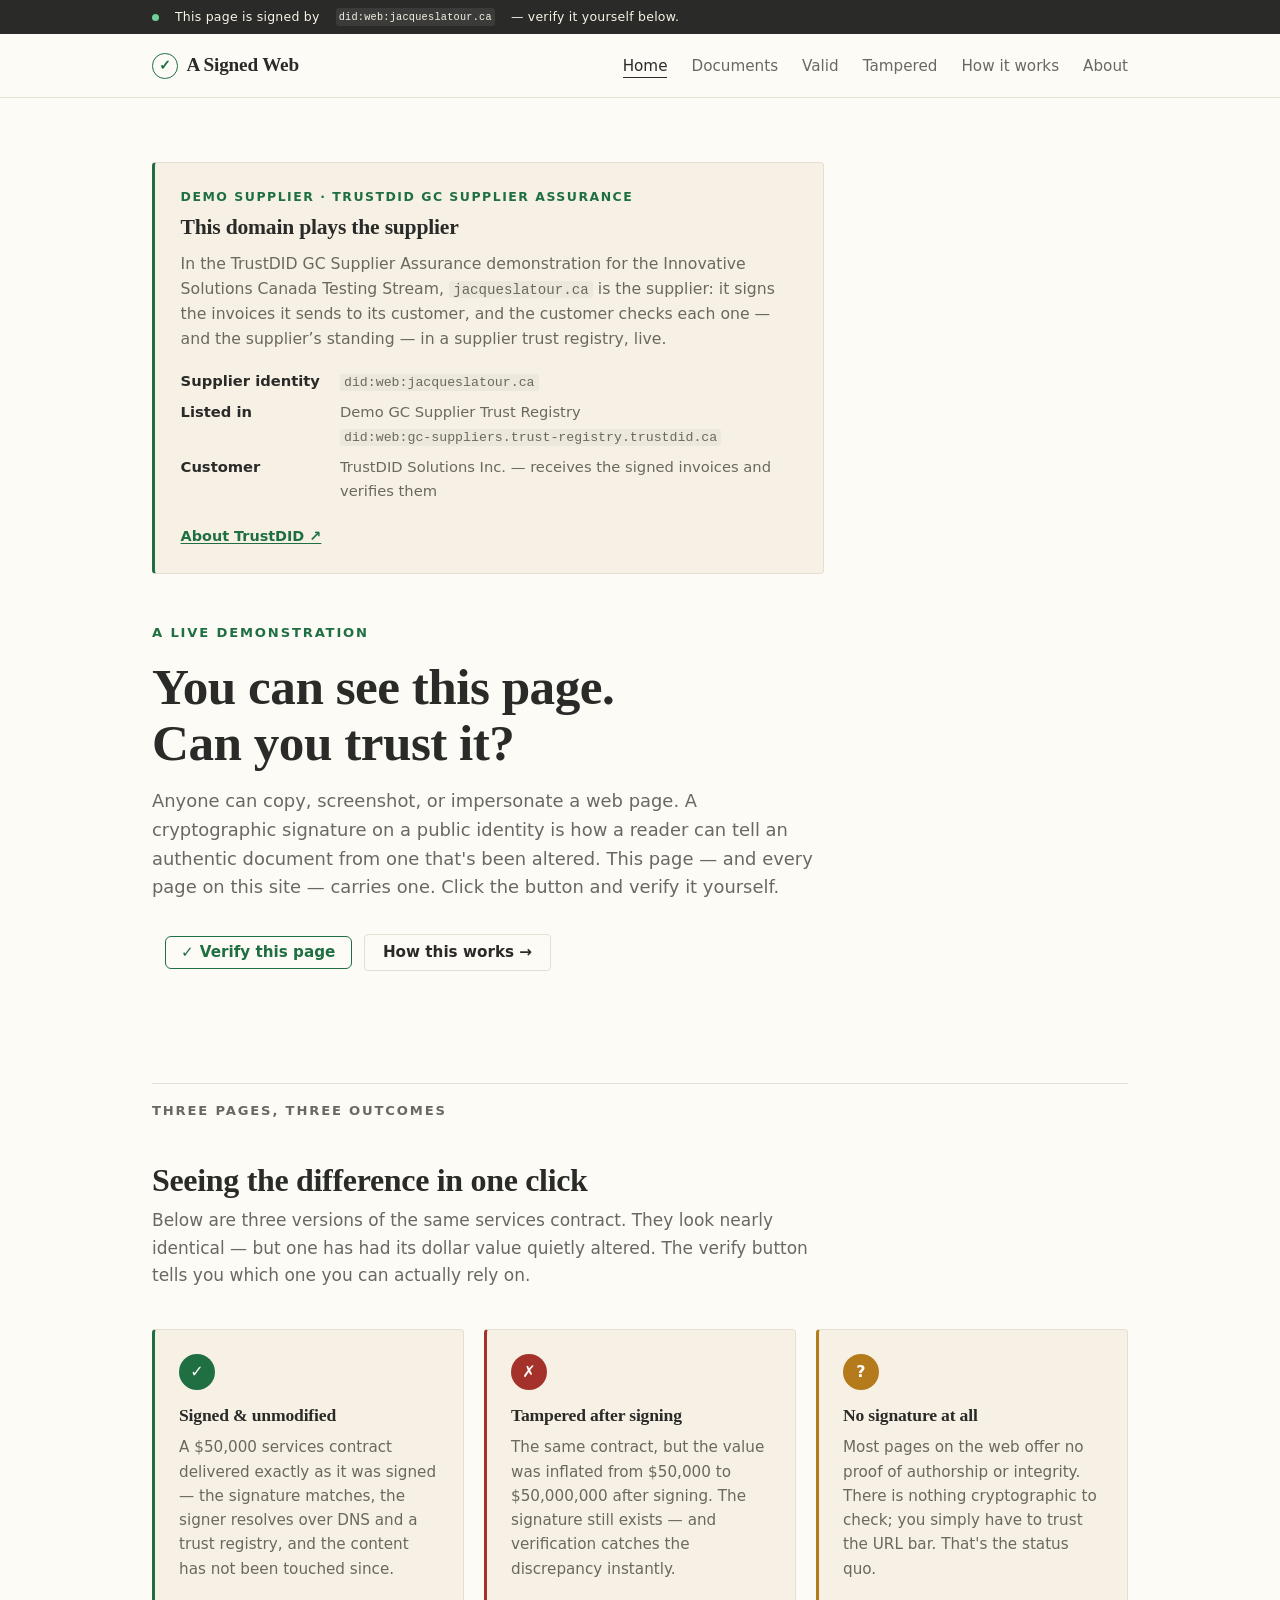
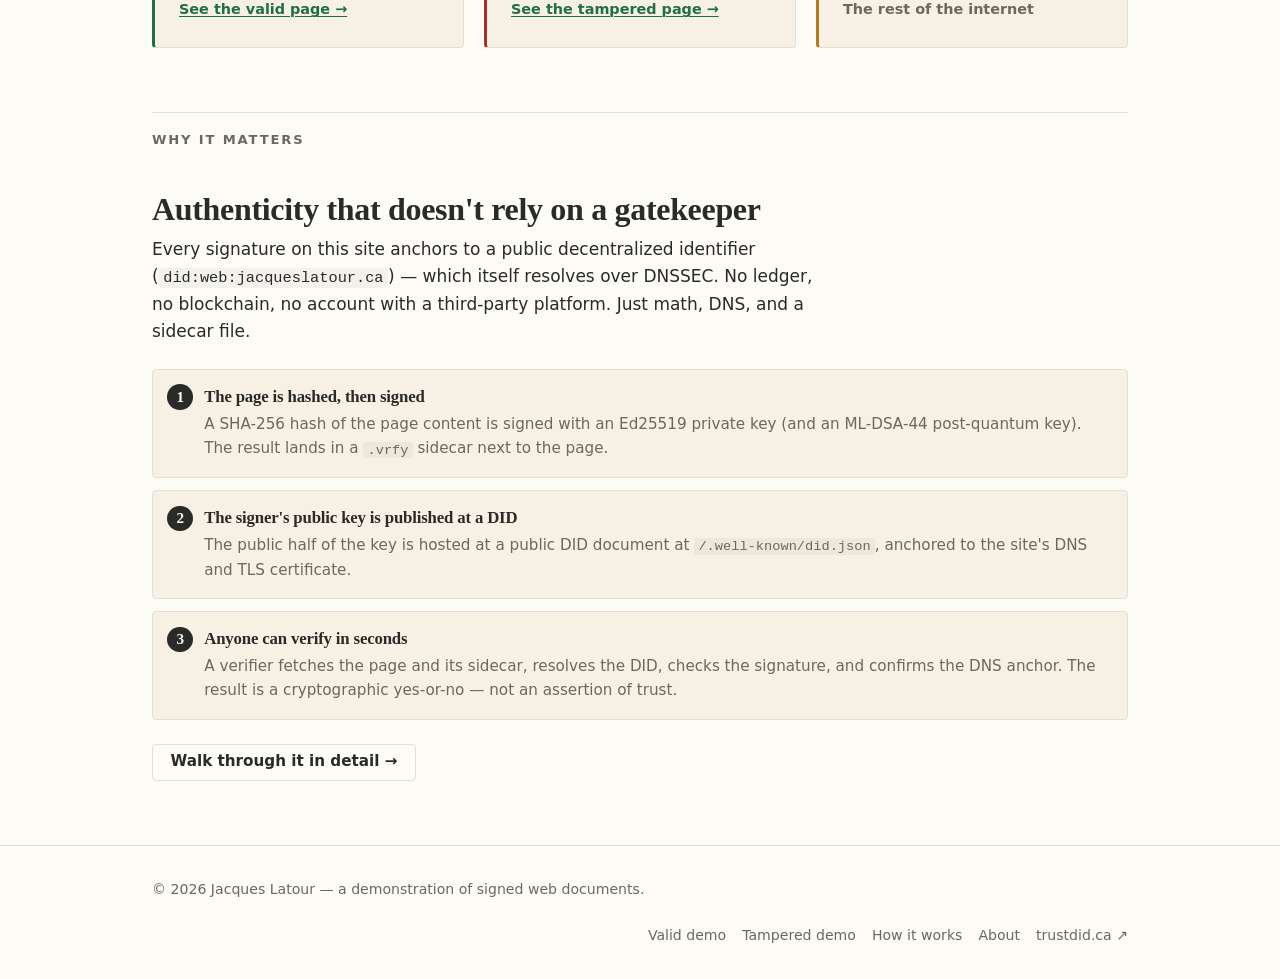
<file: index.html>
<!DOCTYPE html>
<html lang="en">
<head>
  <meta charset="UTF-8">
  <meta name="viewport" content="width=device-width, initial-scale=1.0">
  <title>A Signed Web — jacqueslatour.ca</title>
  <meta name="description" content="A live demonstration of cryptographically signed documents on the web. Every page here is verifiable against a public decentralized identity.">
  <link rel="stylesheet" href="css/styles.css">
</head>
<body>

  <div class="trust-bar">
    <div class="container">
      <span class="dot" aria-hidden="true"></span>
      <span>This page is signed by</span>
      <code>did:web:jacqueslatour.ca</code>
      <span>— verify it yourself below.</span>
    </div>
  </div>

  <nav class="nav" aria-label="Primary">
    <div class="container">
      <a href="/" class="nav-logo">
        <span class="seal" aria-hidden="true">✓</span>
        A Signed Web
      </a>
      <button class="nav-toggle" aria-label="Toggle navigation" aria-expanded="false">
        <span></span><span></span><span></span>
      </button>
      <ul class="nav-links">
        <li><a href="/" class="active">Home</a></li>
        <li><a href="/gallery/">Documents</a></li>
        <li><a href="demo/valid/">Valid</a></li>
        <li><a href="demo/tampered/">Tampered</a></li>
        <li><a href="how-it-works/">How it works</a></li>
        <li><a href="about/">About</a></li>
      </ul>
    </div>
  </nav>

  <header class="hero">
    <div class="container">
      <aside class="supplier-card" aria-labelledby="supplier-card-title">
        <div class="supplier-card-kicker">Demo supplier · TrustDID GC Supplier Assurance</div>
        <h2 id="supplier-card-title">This domain plays the supplier</h2>
        <p>
          In the TrustDID GC Supplier Assurance demonstration for the
          Innovative Solutions Canada Testing Stream, <code>jacqueslatour.ca</code>
          is the supplier: it signs the invoices it sends to its customer, and the
          customer checks each one — and the supplier’s standing — in a supplier
          trust registry, live.
        </p>
        <dl class="supplier-facts">
          <dt>Supplier identity</dt>
          <dd><code>did:web:jacqueslatour.ca</code></dd>
          <dt>Listed in</dt>
          <dd>Demo GC Supplier Trust Registry<br>
              <code>did:web:gc-suppliers.trust-registry.trustdid.ca</code></dd>
          <dt>Customer</dt>
          <dd>TrustDID Solutions Inc. — receives the signed invoices and verifies them</dd>
        </dl>
        <a href="https://trustdid.ca" class="supplier-card-link" target="_blank" rel="noopener">About TrustDID ↗</a>
      </aside>

      <div class="eyebrow">A live demonstration</div>
      <h1>You can see this page. Can you trust it?</h1>
      <p class="subtitle">
        Anyone can copy, screenshot, or impersonate a web page. A cryptographic
        signature on a public identity is how a reader can tell an authentic
        document from one that's been altered. This page — and every page on
        this site — carries one. Click the button and verify it yourself.
      </p>
      <div class="hero-actions">
        <span id="hero-verify" data-trustdid-vrfy data-trustdid-vrfy-label="Verify this page"></span>
        <a href="how-it-works/" class="btn btn-ghost">How this works →</a>
      </div>
    </div>
  </header>

  <main>
    <section class="container section">
      <div class="section-lede">Three pages, three outcomes</div>
      <h2>Seeing the difference in one click</h2>
      <p class="muted" style="max-width:42rem">
        Below are three versions of the same services contract. They look nearly
        identical — but one has had its dollar value quietly altered. The verify
        button tells you which one you can actually rely on.
      </p>

      <div class="pillars">
        <article class="pillar is-pass">
          <span class="pillar-icon" aria-hidden="true">✓</span>
          <h3>Signed &amp; unmodified</h3>
          <p>A $50,000 services contract delivered exactly as it was signed —
             the signature matches, the signer resolves over DNS and a trust
             registry, and the content has not been touched since.</p>
          <a href="demo/valid/" class="pillar-action">See the valid page →</a>
        </article>

        <article class="pillar is-fail">
          <span class="pillar-icon" aria-hidden="true">✗</span>
          <h3>Tampered after signing</h3>
          <p>The same contract, but the value was inflated from $50,000 to
             $50,000,000 after signing. The signature still exists —
             and verification catches the discrepancy instantly.</p>
          <a href="demo/tampered/" class="pillar-action">See the tampered page →</a>
        </article>

        <article class="pillar is-warn">
          <span class="pillar-icon" aria-hidden="true">?</span>
          <h3>No signature at all</h3>
          <p>Most pages on the web offer no proof of authorship or integrity.
             There is nothing cryptographic to check; you simply have to
             trust the URL bar. That's the status quo.</p>
          <span class="pillar-action muted">The rest of the internet</span>
        </article>
      </div>
    </section>

    <section class="container section">
      <div class="section-lede">Why it matters</div>
      <h2>Authenticity that doesn't rely on a gatekeeper</h2>
      <p style="max-width:42rem">
        Every signature on this site anchors to a public decentralized
        identifier (<code>did:web:jacqueslatour.ca</code>) — which itself
        resolves over DNSSEC. No ledger, no blockchain, no account with a
        third-party platform. Just math, DNS, and a sidecar file.
      </p>

      <ul class="steps">
        <li>
          <h3>The page is hashed, then signed</h3>
          <p>A SHA-256 hash of the page content is signed with an Ed25519
             private key (and an ML-DSA-44 post-quantum key). The result
             lands in a <code>.vrfy</code> sidecar next to the page.</p>
        </li>
        <li>
          <h3>The signer's public key is published at a DID</h3>
          <p>The public half of the key is hosted at a public DID document
             at <code>/.well-known/did.json</code>, anchored to the site's
             DNS and TLS certificate.</p>
        </li>
        <li>
          <h3>Anyone can verify in seconds</h3>
          <p>A verifier fetches the page and its sidecar, resolves the DID,
             checks the signature, and confirms the DNS anchor. The result
             is a cryptographic yes-or-no — not an assertion of trust.</p>
        </li>
      </ul>

      <p>
        <a href="how-it-works/" class="btn btn-ghost">Walk through it in detail →</a>
      </p>
    </section>
  </main>

  <footer class="site-footer">
    <div class="container">
      <span>© 2026 Jacques Latour — a demonstration of signed web documents.</span>
      <div class="foot-nav">
        <a href="demo/valid/">Valid demo</a>
        <a href="demo/tampered/">Tampered demo</a>
        <a href="how-it-works/">How it works</a>
        <a href="about/">About</a>
        <a href="https://trustdid.ca" target="_blank" rel="noopener">trustdid.ca ↗</a>
      </div>
    </div>
  </footer>

  <script src="js/main.js" defer></script>
  <script src="js/trustdid-verify.js" defer></script>
</body>
</html>
</file>
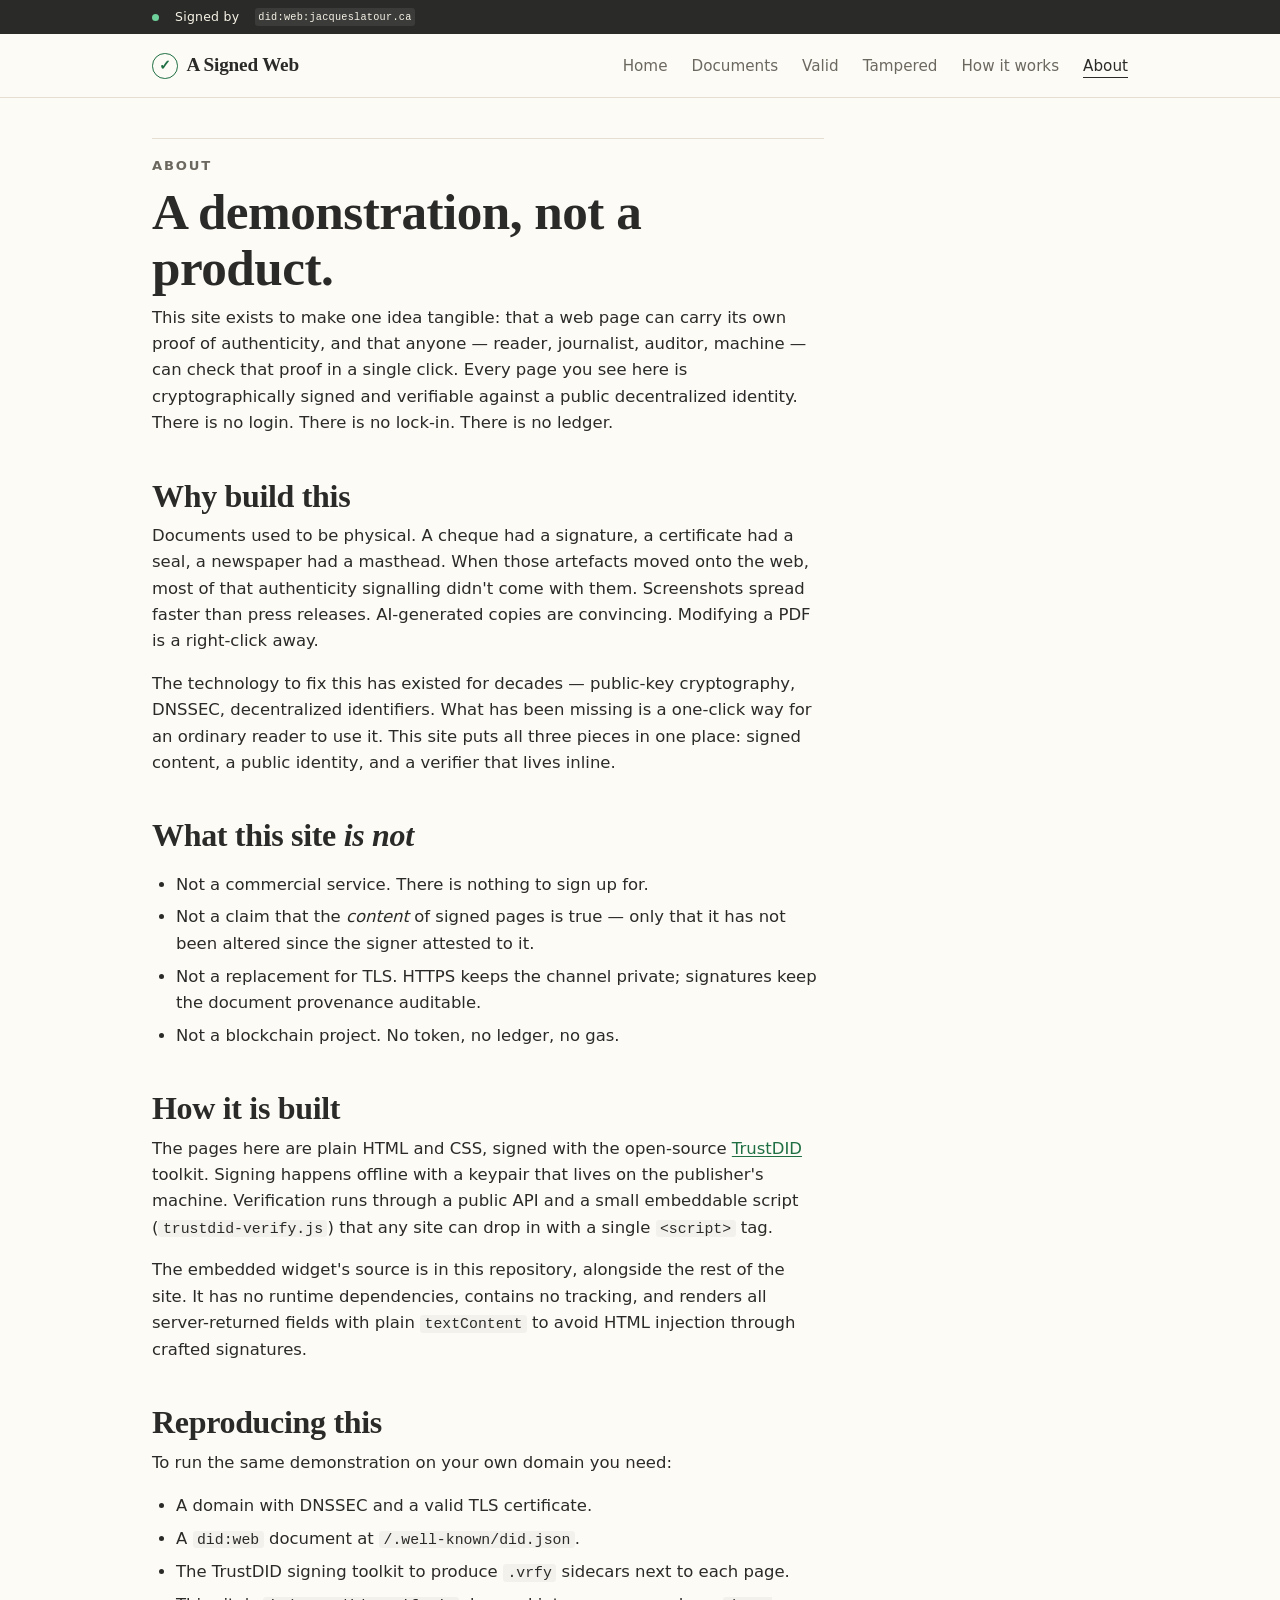
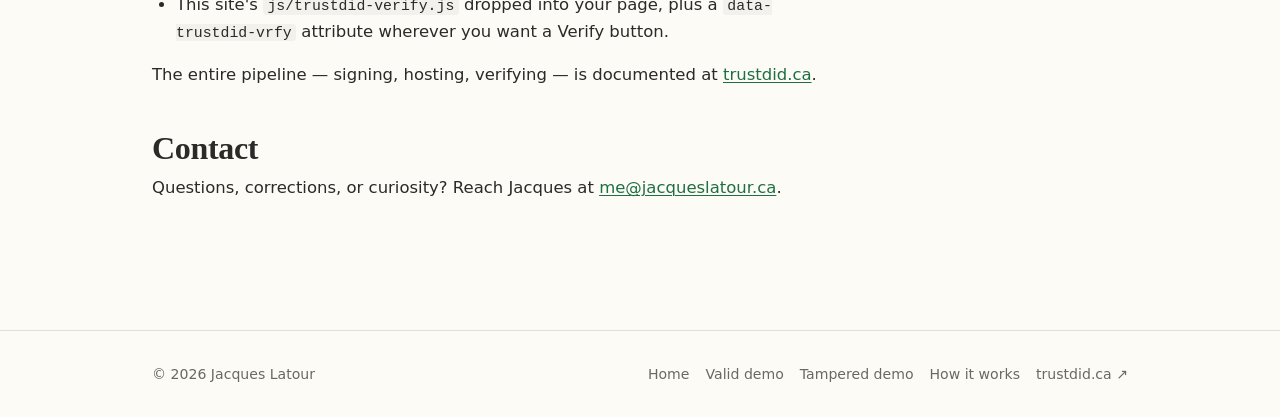
<file: about/index.html>
<!DOCTYPE html>
<html lang="en">
<head>
  <meta charset="UTF-8">
  <meta name="viewport" content="width=device-width, initial-scale=1.0">
  <title>About — A Signed Web</title>
  <meta name="description" content="About this demonstration site — why it exists, what it does not try to be, and how to reproduce it on your own domain.">
  <link rel="stylesheet" href="../css/styles.css">
</head>
<body>

  <div class="trust-bar">
    <div class="container">
      <span class="dot" aria-hidden="true"></span>
      <span>Signed by</span>
      <code>did:web:jacqueslatour.ca</code>
    </div>
  </div>

  <nav class="nav" aria-label="Primary">
    <div class="container">
      <a href="/" class="nav-logo"><span class="seal" aria-hidden="true">✓</span> A Signed Web</a>
      <button class="nav-toggle" aria-label="Toggle navigation" aria-expanded="false">
        <span></span><span></span><span></span>
      </button>
      <ul class="nav-links">
        <li><a href="/">Home</a></li>
        <li><a href="/gallery/">Documents</a></li>
        <li><a href="/demo/valid/">Valid</a></li>
        <li><a href="/demo/tampered/">Tampered</a></li>
        <li><a href="/how-it-works/">How it works</a></li>
        <li><a href="/about/" class="active">About</a></li>
      </ul>
    </div>
  </nav>

  <main class="container" style="padding-top:2.5rem; padding-bottom:3rem;">
    <div class="prose">

      <div class="section-lede">About</div>
      <h1>A demonstration, not a product.</h1>

      <p>
        This site exists to make one idea tangible: that a web page can
        carry its own proof of authenticity, and that anyone — reader,
        journalist, auditor, machine — can check that proof in a single
        click. Every page you see here is cryptographically signed and
        verifiable against a public decentralized identity. There is no
        login. There is no lock-in. There is no ledger.
      </p>

      <h2>Why build this</h2>

      <p>
        Documents used to be physical. A cheque had a signature, a
        certificate had a seal, a newspaper had a masthead. When those
        artefacts moved onto the web, most of that authenticity signalling
        didn't come with them. Screenshots spread faster than press
        releases. AI-generated copies are convincing. Modifying a PDF is a
        right-click away.
      </p>

      <p>
        The technology to fix this has existed for decades — public-key
        cryptography, DNSSEC, decentralized identifiers. What has been
        missing is a one-click way for an ordinary reader to use it. This
        site puts all three pieces in one place: signed content, a public
        identity, and a verifier that lives inline.
      </p>

      <h2>What this site <em>is not</em></h2>

      <ul>
        <li>Not a commercial service. There is nothing to sign up for.</li>
        <li>Not a claim that the <em>content</em> of signed pages is true — only that it has not been altered since the signer attested to it.</li>
        <li>Not a replacement for TLS. HTTPS keeps the channel private; signatures keep the document provenance auditable.</li>
        <li>Not a blockchain project. No token, no ledger, no gas.</li>
      </ul>

      <h2>How it is built</h2>

      <p>
        The pages here are plain HTML and CSS, signed with the open-source
        <a href="https://trustdid.ca" target="_blank" rel="noopener">TrustDID</a>
        toolkit. Signing happens offline with a keypair that lives on the
        publisher's machine. Verification runs through a public API and a
        small embeddable script (<code>trustdid-verify.js</code>) that any
        site can drop in with a single <code>&lt;script&gt;</code> tag.
      </p>

      <p>
        The embedded widget's source is in this repository, alongside the
        rest of the site. It has no runtime dependencies, contains no
        tracking, and renders all server-returned fields with plain
        <code>textContent</code> to avoid HTML injection through crafted
        signatures.
      </p>

      <h2>Reproducing this</h2>

      <p>
        To run the same demonstration on your own domain you need:
      </p>

      <ul>
        <li>A domain with DNSSEC and a valid TLS certificate.</li>
        <li>A <code>did:web</code> document at <code>/.well-known/did.json</code>.</li>
        <li>The TrustDID signing toolkit to produce <code>.vrfy</code> sidecars next to each page.</li>
        <li>This site's <code>js/trustdid-verify.js</code> dropped into your page, plus a <code>data-trustdid-vrfy</code> attribute wherever you want a Verify button.</li>
      </ul>

      <p>
        The entire pipeline — signing, hosting, verifying — is documented
        at <a href="https://trustdid.ca" target="_blank" rel="noopener">trustdid.ca</a>.
      </p>

      <h2>Contact</h2>

      <p>
        Questions, corrections, or curiosity?
        Reach Jacques at
        <a href="mailto:me@jacqueslatour.ca">me@jacqueslatour.ca</a>.
      </p>

    </div>
  </main>

  <footer class="site-footer">
    <div class="container">
      <span>© 2026 Jacques Latour</span>
      <div class="foot-nav">
        <a href="/">Home</a>
        <a href="/demo/valid/">Valid demo</a>
        <a href="/demo/tampered/">Tampered demo</a>
        <a href="/how-it-works/">How it works</a>
        <a href="https://trustdid.ca" target="_blank" rel="noopener">trustdid.ca ↗</a>
      </div>
    </div>
  </footer>

  <script src="/js/main.js" defer></script>
  <script src="/js/trustdid-verify.js" defer></script>
</body>
</html>
</file>
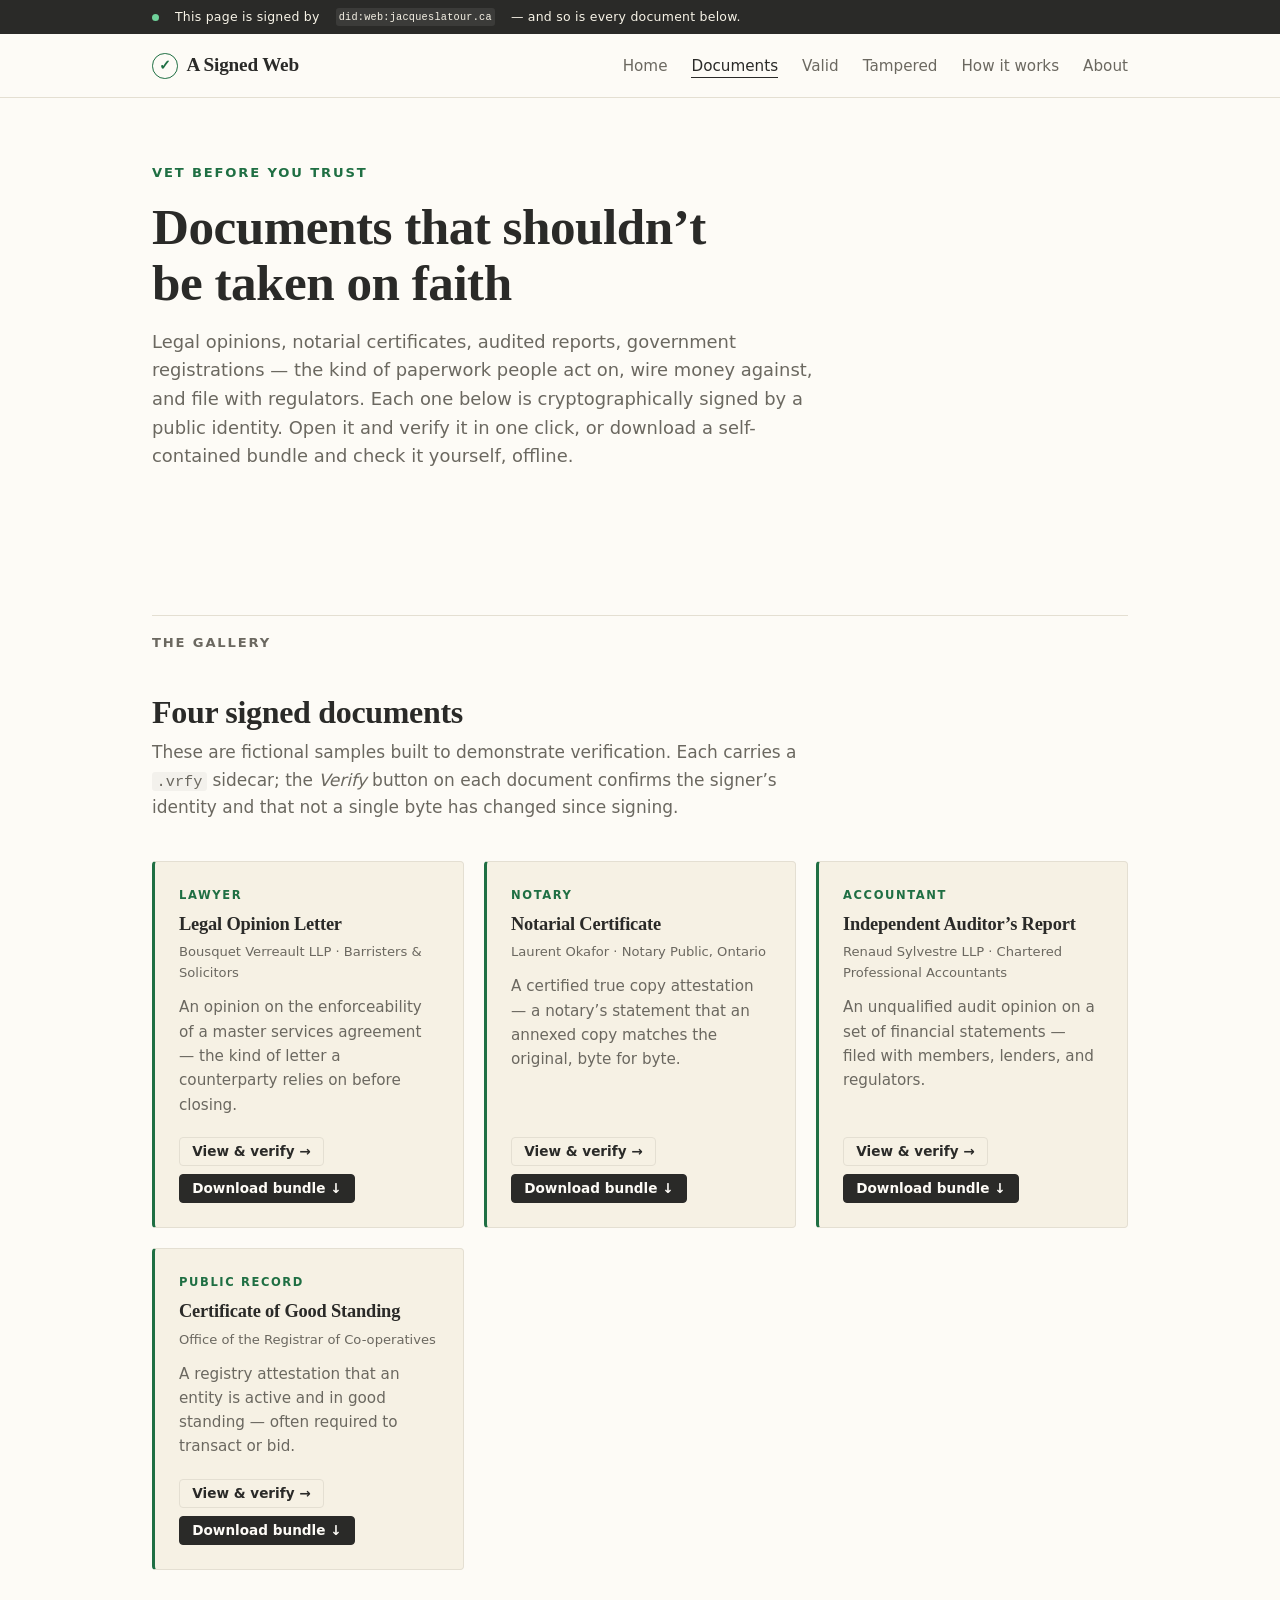
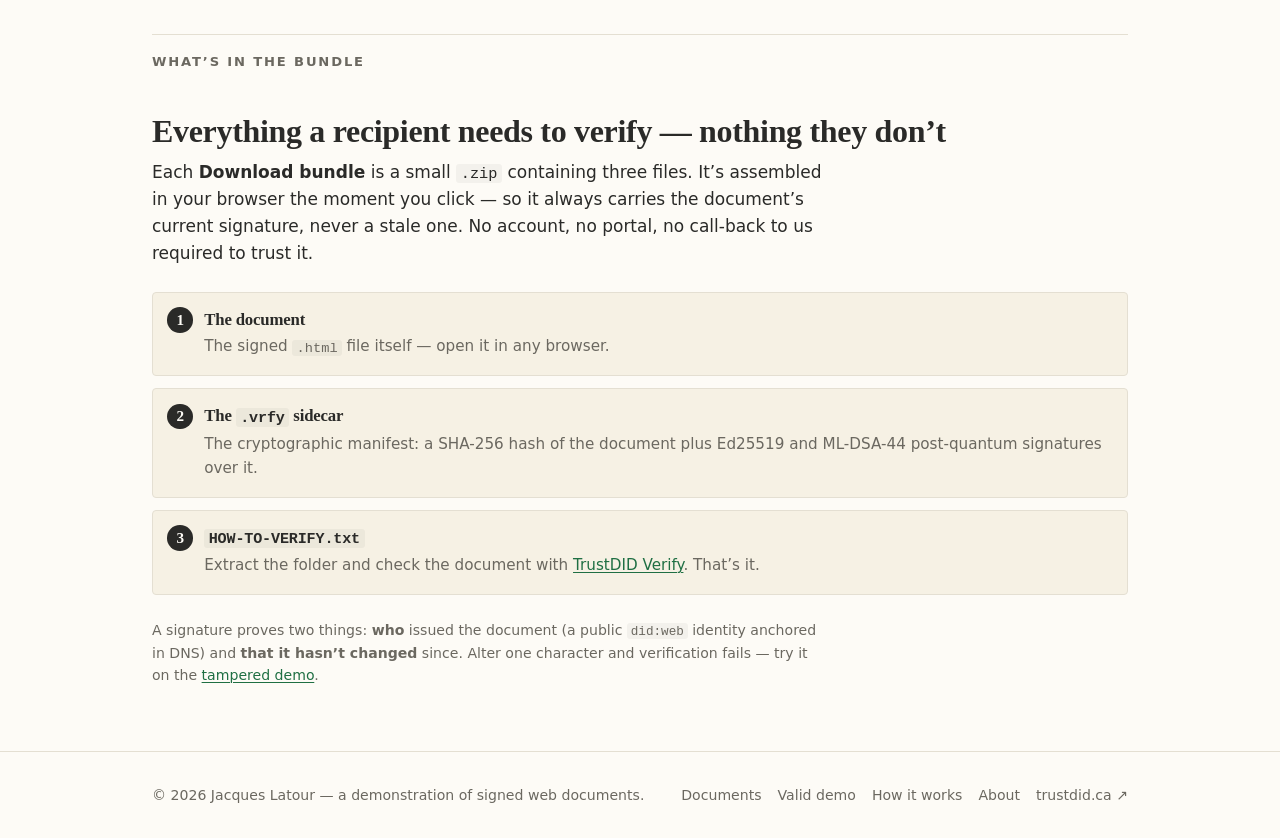
<file: gallery/index.html>
<!DOCTYPE html>
<html lang="en">
<head>
  <meta charset="UTF-8">
  <meta name="viewport" content="width=device-width, initial-scale=1.0">
  <title>Document gallery — vet before you trust | A Signed Web</title>
  <meta name="description" content="Official-looking documents — legal opinions, notarial certificates, audited reports, registry certificates — each cryptographically signed and independently verifiable. Download a bundle and check it yourself.">
  <link rel="stylesheet" href="/css/styles.css">
</head>
<body>

  <div class="trust-bar">
    <div class="container">
      <span class="dot" aria-hidden="true"></span>
      <span>This page is signed by</span>
      <code>did:web:jacqueslatour.ca</code>
      <span>— and so is every document below.</span>
    </div>
  </div>

  <nav class="nav" aria-label="Primary">
    <div class="container">
      <a href="/" class="nav-logo">
        <span class="seal" aria-hidden="true">✓</span>
        A Signed Web
      </a>
      <button class="nav-toggle" aria-label="Toggle navigation" aria-expanded="false">
        <span></span><span></span><span></span>
      </button>
      <ul class="nav-links">
        <li><a href="/">Home</a></li>
        <li><a href="/gallery/" class="active">Documents</a></li>
        <li><a href="/demo/valid/">Valid</a></li>
        <li><a href="/demo/tampered/">Tampered</a></li>
        <li><a href="/how-it-works/">How it works</a></li>
        <li><a href="/about/">About</a></li>
      </ul>
    </div>
  </nav>

  <header class="hero">
    <div class="container">
      <div class="eyebrow">Vet before you trust</div>
      <h1>Documents that shouldn&rsquo;t be taken on faith</h1>
      <p class="subtitle">
        Legal opinions, notarial certificates, audited reports, government
        registrations — the kind of paperwork people act on, wire money against,
        and file with regulators. Each one below is cryptographically signed by
        a public identity. Open it and verify it in one click, or download a
        self-contained bundle and check it yourself, offline.
      </p>
    </div>
  </header>

  <main>
    <section class="container section">
      <div class="section-lede">The gallery</div>
      <h2>Four signed documents</h2>
      <p class="muted" style="max-width:42rem">
        These are fictional samples built to demonstrate verification. Each
        carries a <code>.vrfy</code> sidecar; the <em>Verify</em> button on each
        document confirms the signer&rsquo;s identity and that not a single byte
        has changed since signing.
      </p>

      <div class="doc-grid">

        <article class="doc-card">
          <div class="cat">Lawyer</div>
          <h3>Legal Opinion Letter</h3>
          <div class="issuer">Bousquet Verreault LLP · Barristers &amp; Solicitors</div>
          <p>An opinion on the enforceability of a master services agreement —
             the kind of letter a counterparty relies on before closing.</p>
          <div class="doc-actions">
            <a href="/gallery/legal-opinion.html" class="btn btn-ghost btn-sm">View &amp; verify →</a>
            <button type="button" class="btn btn-primary btn-sm" data-bundle="legal-opinion">Download bundle ↓</button>
          </div>
        </article>

        <article class="doc-card">
          <div class="cat">Notary</div>
          <h3>Notarial Certificate</h3>
          <div class="issuer">Laurent Okafor · Notary Public, Ontario</div>
          <p>A certified true copy attestation — a notary&rsquo;s statement that
             an annexed copy matches the original, byte for byte.</p>
          <div class="doc-actions">
            <a href="/gallery/notarial-certificate.html" class="btn btn-ghost btn-sm">View &amp; verify →</a>
            <button type="button" class="btn btn-primary btn-sm" data-bundle="notarial-certificate">Download bundle ↓</button>
          </div>
        </article>

        <article class="doc-card">
          <div class="cat">Accountant</div>
          <h3>Independent Auditor&rsquo;s Report</h3>
          <div class="issuer">Renaud Sylvestre LLP · Chartered Professional Accountants</div>
          <p>An unqualified audit opinion on a set of financial statements —
             filed with members, lenders, and regulators.</p>
          <div class="doc-actions">
            <a href="/gallery/auditor-report.html" class="btn btn-ghost btn-sm">View &amp; verify →</a>
            <button type="button" class="btn btn-primary btn-sm" data-bundle="auditor-report">Download bundle ↓</button>
          </div>
        </article>

        <article class="doc-card">
          <div class="cat">Public record</div>
          <h3>Certificate of Good Standing</h3>
          <div class="issuer">Office of the Registrar of Co-operatives</div>
          <p>A registry attestation that an entity is active and in good
             standing — often required to transact or bid.</p>
          <div class="doc-actions">
            <a href="/gallery/certificate-of-standing.html" class="btn btn-ghost btn-sm">View &amp; verify →</a>
            <button type="button" class="btn btn-primary btn-sm" data-bundle="certificate-of-standing">Download bundle ↓</button>
          </div>
        </article>

      </div>
    </section>

    <section class="container section">
      <div class="section-lede">What&rsquo;s in the bundle</div>
      <h2>Everything a recipient needs to verify — nothing they don&rsquo;t</h2>
      <p style="max-width:42rem">
        Each <strong>Download bundle</strong> is a small <code>.zip</code>
        containing three files. It&rsquo;s assembled in your browser the moment
        you click — so it always carries the document&rsquo;s current signature,
        never a stale one. No account, no portal, no call-back to us required to
        trust it.
      </p>

      <ul class="steps">
        <li>
          <h3>The document</h3>
          <p>The signed <code>.html</code> file itself — open it in any browser.</p>
        </li>
        <li>
          <h3>The <code>.vrfy</code> sidecar</h3>
          <p>The cryptographic manifest: a SHA-256 hash of the document plus
             Ed25519 and ML-DSA-44 post-quantum signatures over it.</p>
        </li>
        <li>
          <h3><code>HOW-TO-VERIFY.txt</code></h3>
          <p>Extract the folder and check the document with
             <a href="https://trustdid.ca" target="_blank" rel="noopener">TrustDID Verify</a>.
             That&rsquo;s it.</p>
        </li>
      </ul>

      <p class="small muted" style="max-width:42rem">
        A signature proves two things: <strong>who</strong> issued the document
        (a public <code>did:web</code> identity anchored in DNS) and
        <strong>that it hasn&rsquo;t changed</strong> since. Alter one character
        and verification fails — try it on the
        <a href="/demo/tampered/">tampered demo</a>.
      </p>
    </section>
  </main>

  <footer class="site-footer">
    <div class="container">
      <span>© 2026 Jacques Latour — a demonstration of signed web documents.</span>
      <div class="foot-nav">
        <a href="/gallery/">Documents</a>
        <a href="/demo/valid/">Valid demo</a>
        <a href="/how-it-works/">How it works</a>
        <a href="/about/">About</a>
        <a href="https://trustdid.ca" target="_blank" rel="noopener">trustdid.ca ↗</a>
      </div>
    </div>
  </footer>

  <script src="/js/main.js" defer></script>
  <script src="/js/trustdid-verify.js" defer></script>
  <script src="/js/bundle-download.js" defer></script>
</body>
</html>
</file>
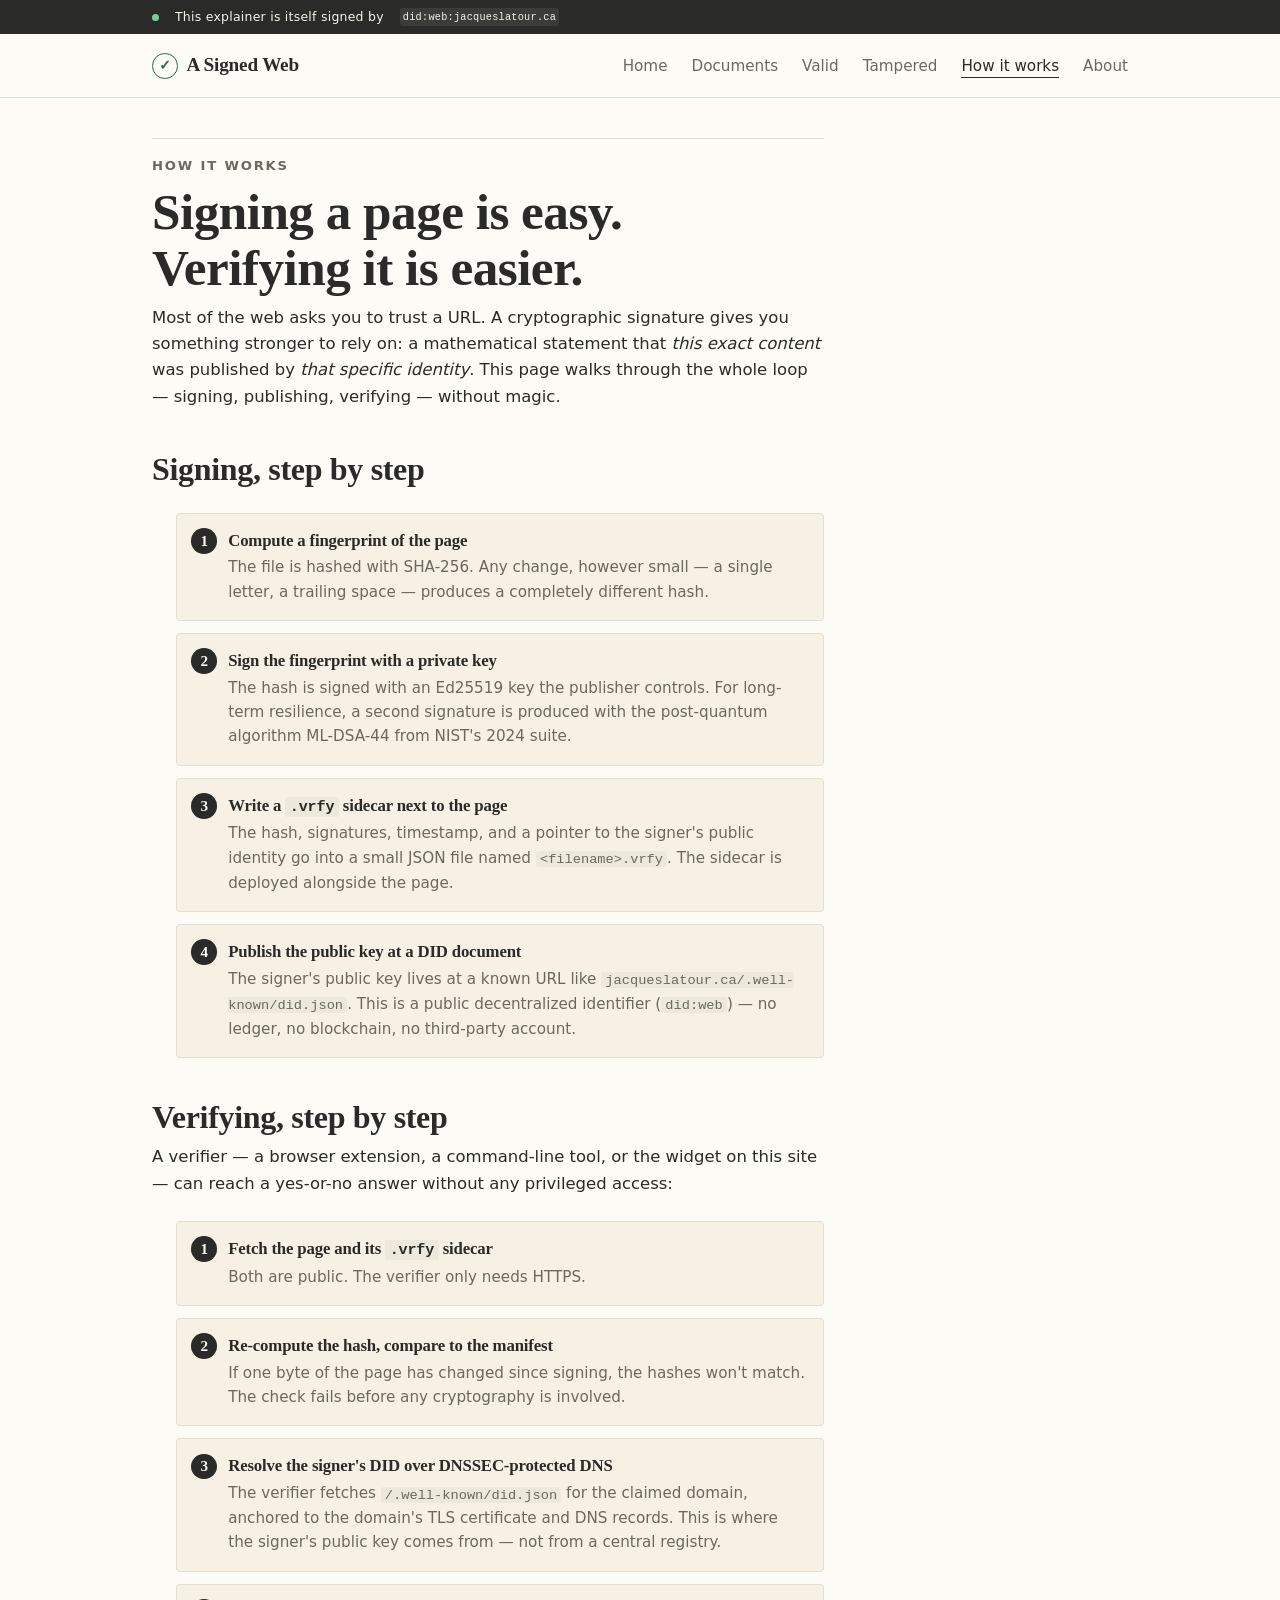
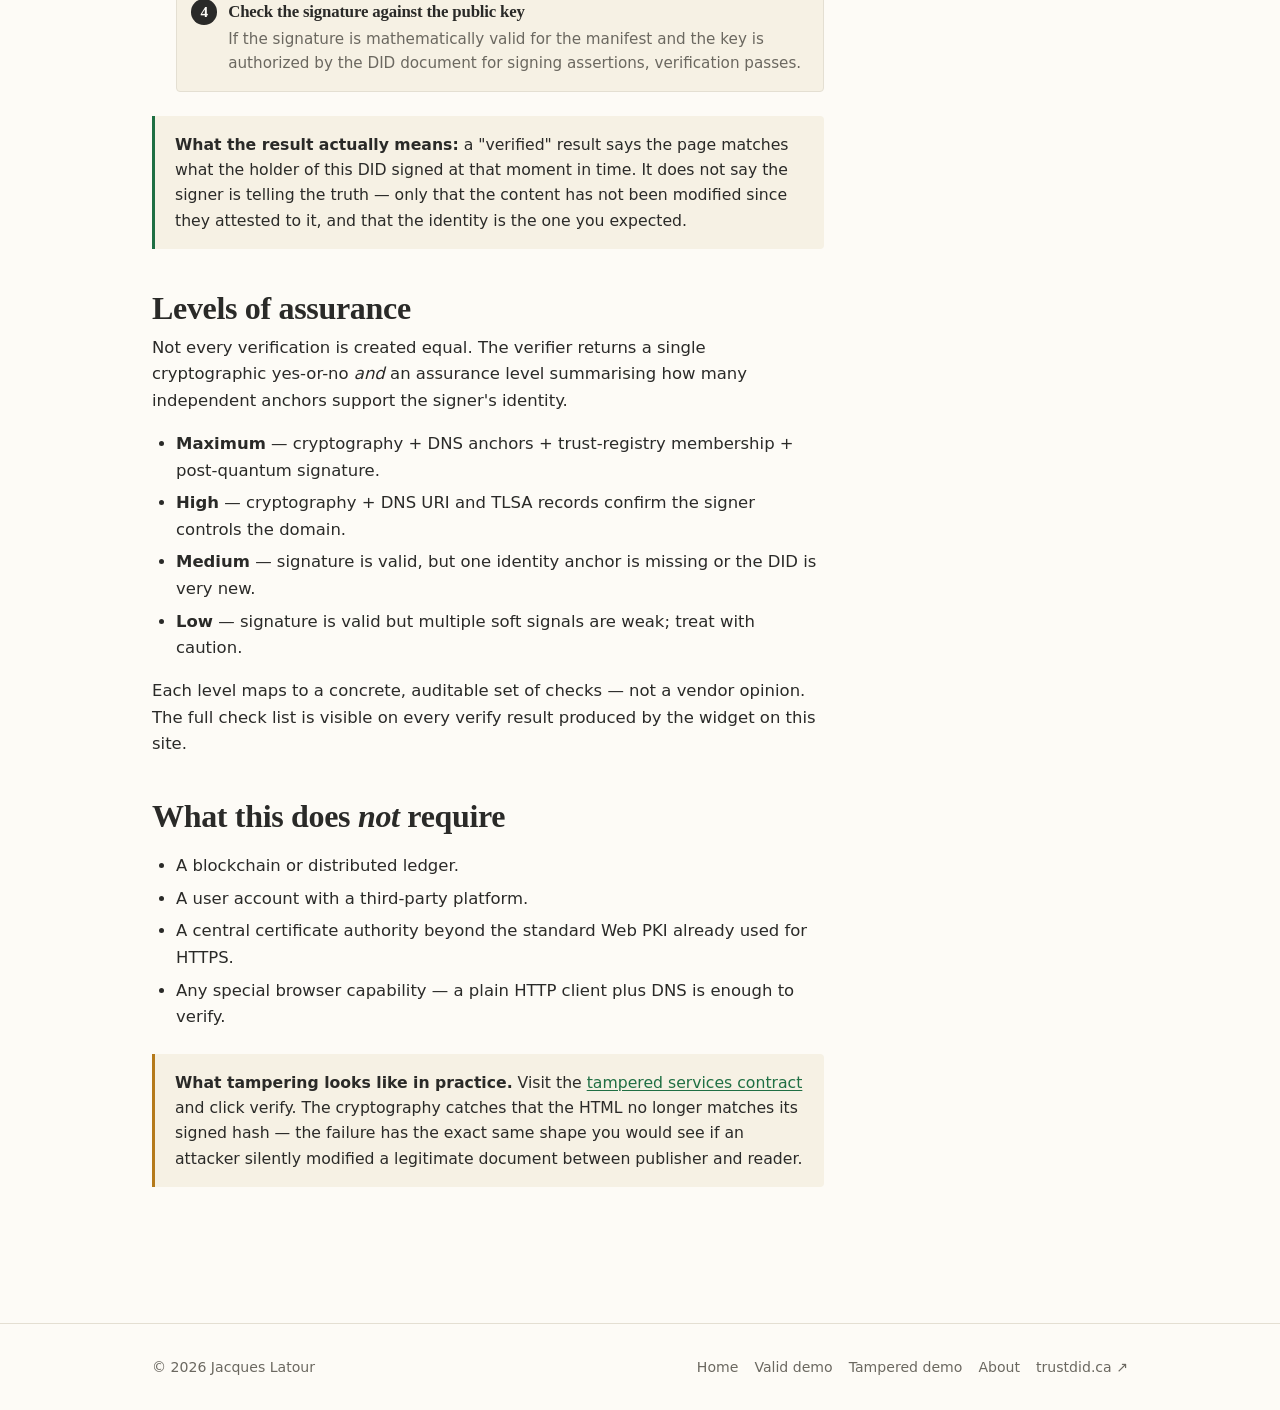
<file: how-it-works/index.html>
<!DOCTYPE html>
<html lang="en">
<head>
  <meta charset="UTF-8">
  <meta name="viewport" content="width=device-width, initial-scale=1.0">
  <title>How it works — A Signed Web</title>
  <meta name="description" content="A plain-language walkthrough of how a web page gets cryptographically signed and how anyone can verify it — no blockchain, no platform, just math and DNS.">
  <link rel="stylesheet" href="../css/styles.css">
</head>
<body>

  <div class="trust-bar">
    <div class="container">
      <span class="dot" aria-hidden="true"></span>
      <span>This explainer is itself signed by</span>
      <code>did:web:jacqueslatour.ca</code>
    </div>
  </div>

  <nav class="nav" aria-label="Primary">
    <div class="container">
      <a href="/" class="nav-logo"><span class="seal" aria-hidden="true">✓</span> A Signed Web</a>
      <button class="nav-toggle" aria-label="Toggle navigation" aria-expanded="false">
        <span></span><span></span><span></span>
      </button>
      <ul class="nav-links">
        <li><a href="/">Home</a></li>
        <li><a href="/gallery/">Documents</a></li>
        <li><a href="/demo/valid/">Valid</a></li>
        <li><a href="/demo/tampered/">Tampered</a></li>
        <li><a href="/how-it-works/" class="active">How it works</a></li>
        <li><a href="/about/">About</a></li>
      </ul>
    </div>
  </nav>

  <main class="container" style="padding-top:2.5rem; padding-bottom:3rem;">
    <div class="prose">

      <div class="section-lede">How it works</div>
      <h1>Signing a page is easy. Verifying it is easier.</h1>

      <p>
        Most of the web asks you to trust a URL. A cryptographic signature
        gives you something stronger to rely on: a mathematical statement
        that <em>this exact content</em> was published by <em>that
        specific identity</em>. This page walks through the whole loop —
        signing, publishing, verifying — without magic.
      </p>

      <h2>Signing, step by step</h2>

      <ol class="steps">
        <li>
          <h3>Compute a fingerprint of the page</h3>
          <p>The file is hashed with SHA-256. Any change, however small —
             a single letter, a trailing space — produces a completely
             different hash.</p>
        </li>
        <li>
          <h3>Sign the fingerprint with a private key</h3>
          <p>The hash is signed with an Ed25519 key the publisher controls.
             For long-term resilience, a second signature is produced with
             the post-quantum algorithm ML-DSA-44 from NIST's 2024 suite.</p>
        </li>
        <li>
          <h3>Write a <code>.vrfy</code> sidecar next to the page</h3>
          <p>The hash, signatures, timestamp, and a pointer to the signer's
             public identity go into a small JSON file named
             <code>&lt;filename&gt;.vrfy</code>. The sidecar is deployed
             alongside the page.</p>
        </li>
        <li>
          <h3>Publish the public key at a DID document</h3>
          <p>The signer's public key lives at a known URL like
             <code>jacqueslatour.ca/.well-known/did.json</code>. This is a
             public decentralized identifier (<code>did:web</code>) — no
             ledger, no blockchain, no third-party account.</p>
        </li>
      </ol>

      <h2>Verifying, step by step</h2>

      <p>
        A verifier — a browser extension, a command-line tool, or the
        widget on this site — can reach a yes-or-no answer without any
        privileged access:
      </p>

      <ol class="steps">
        <li>
          <h3>Fetch the page and its <code>.vrfy</code> sidecar</h3>
          <p>Both are public. The verifier only needs HTTPS.</p>
        </li>
        <li>
          <h3>Re-compute the hash, compare to the manifest</h3>
          <p>If one byte of the page has changed since signing, the hashes
             won't match. The check fails before any cryptography is
             involved.</p>
        </li>
        <li>
          <h3>Resolve the signer's DID over DNSSEC-protected DNS</h3>
          <p>The verifier fetches <code>/.well-known/did.json</code> for
             the claimed domain, anchored to the domain's TLS certificate
             and DNS records. This is where the signer's public key comes
             from — not from a central registry.</p>
        </li>
        <li>
          <h3>Check the signature against the public key</h3>
          <p>If the signature is mathematically valid for the manifest and
             the key is authorized by the DID document for signing
             assertions, verification passes.</p>
        </li>
      </ol>

      <div class="callout">
        <strong>What the result actually means:</strong> a "verified" result
        says the page matches what the holder of this DID signed at that
        moment in time. It does not say the signer is telling the truth —
        only that the content has not been modified since they attested to
        it, and that the identity is the one you expected.
      </div>

      <h2>Levels of assurance</h2>

      <p>
        Not every verification is created equal. The verifier returns a
        single cryptographic yes-or-no <em>and</em> an assurance level
        summarising how many independent anchors support the signer's
        identity.
      </p>

      <ul>
        <li><strong>Maximum</strong> — cryptography + DNS anchors + trust-registry membership + post-quantum signature.</li>
        <li><strong>High</strong> — cryptography + DNS URI and TLSA records confirm the signer controls the domain.</li>
        <li><strong>Medium</strong> — signature is valid, but one identity anchor is missing or the DID is very new.</li>
        <li><strong>Low</strong> — signature is valid but multiple soft signals are weak; treat with caution.</li>
      </ul>

      <p>
        Each level maps to a concrete, auditable set of checks — not a
        vendor opinion. The full check list is visible on every verify
        result produced by the widget on this site.
      </p>

      <h2>What this does <em>not</em> require</h2>

      <ul>
        <li>A blockchain or distributed ledger.</li>
        <li>A user account with a third-party platform.</li>
        <li>A central certificate authority beyond the standard Web PKI already used for HTTPS.</li>
        <li>Any special browser capability — a plain HTTP client plus DNS is enough to verify.</li>
      </ul>

      <div class="callout is-warn">
        <strong>What tampering looks like in practice.</strong>
        Visit the <a href="/demo/tampered/">tampered services contract</a> and
        click verify. The cryptography catches that the HTML no longer
        matches its signed hash — the failure has the exact same shape you
        would see if an attacker silently modified a legitimate document
        between publisher and reader.
      </div>

    </div>
  </main>

  <footer class="site-footer">
    <div class="container">
      <span>© 2026 Jacques Latour</span>
      <div class="foot-nav">
        <a href="/">Home</a>
        <a href="/demo/valid/">Valid demo</a>
        <a href="/demo/tampered/">Tampered demo</a>
        <a href="/about/">About</a>
        <a href="https://trustdid.ca" target="_blank" rel="noopener">trustdid.ca ↗</a>
      </div>
    </div>
  </footer>

  <script src="/js/main.js" defer></script>
  <script src="/js/trustdid-verify.js" defer></script>
</body>
</html>
</file>
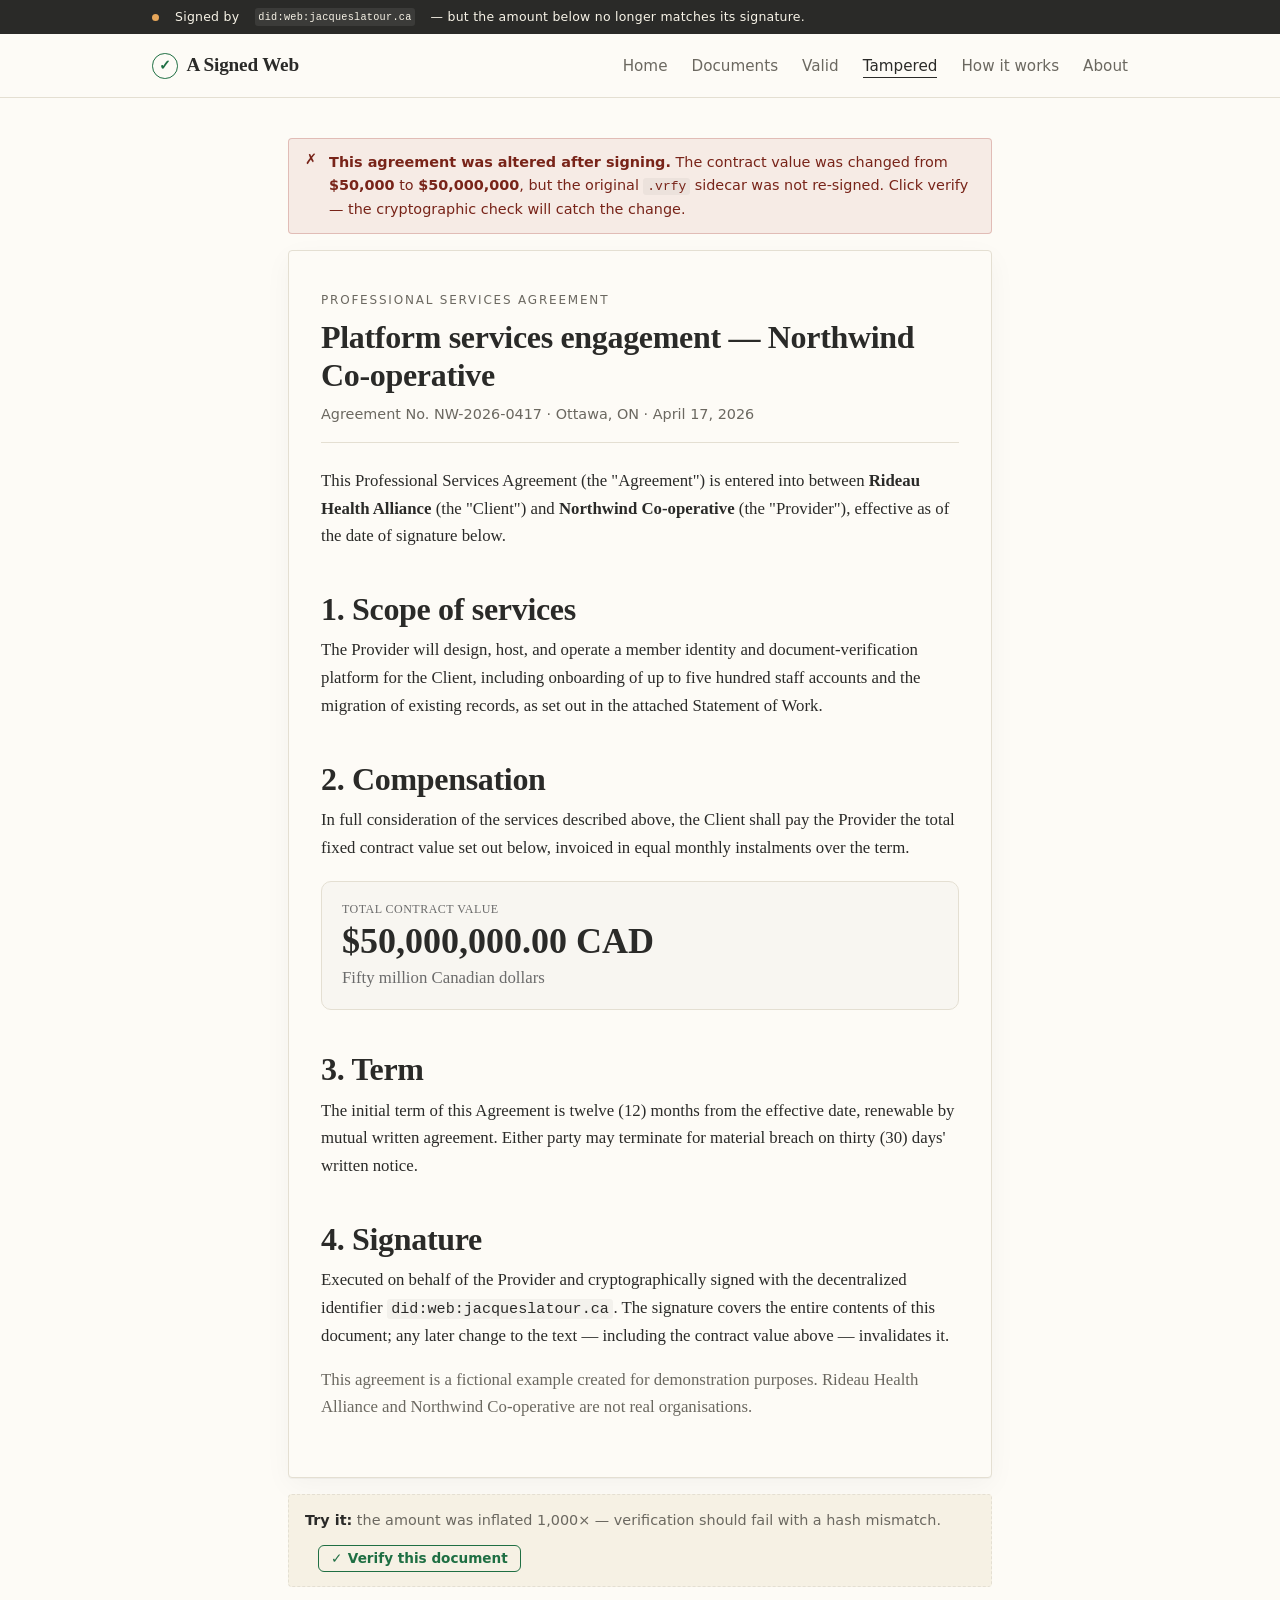
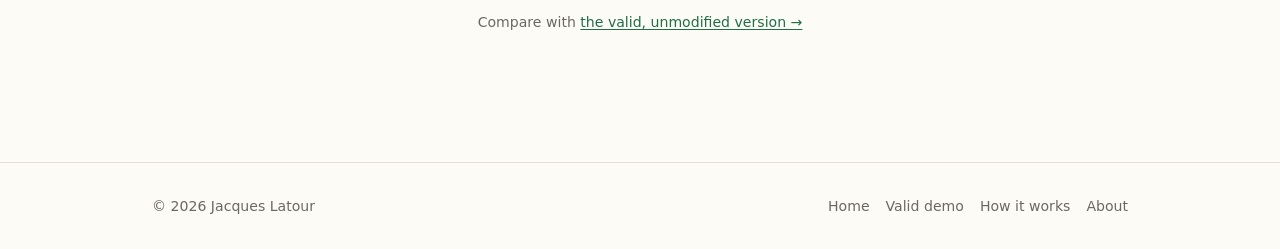
<file: demo/tampered/index.html>
<!DOCTYPE html>
<html lang="en">
<head>
  <meta charset="UTF-8">
  <meta name="viewport" content="width=device-width, initial-scale=1.0">
  <title>Services agreement — Tampered demo | A Signed Web</title>
  <meta name="description" content="A signed services agreement whose contract value was <altered> after signing. Verify it yourself and watch the cryptographic check reject the change.">
  <link rel="stylesheet" href="../../css/styles.css">
</head>
<body>

  <div class="trust-bar">
    <div class="container">
      <span class="dot" aria-hidden="true" style="background:#e6a65a"></span>
      <span>Signed by</span>
      <code>did:web:jacqueslatour.ca</code>
      <span>— but the amount below no longer matches its signature.</span>
    </div>
  </div>

  <nav class="nav" aria-label="Primary">
    <div class="container">
      <a href="/" class="nav-logo"><span class="seal" aria-hidden="true">✓</span> A Signed Web</a>
      <button class="nav-toggle" aria-label="Toggle navigation" aria-expanded="false">
        <span></span><span></span><span></span>
      </button>
      <ul class="nav-links">
        <li><a href="/">Home</a></li>
        <li><a href="/gallery/">Documents</a></li>
        <li><a href="/demo/valid/">Valid</a></li>
        <li><a href="/demo/tampered/" class="active">Tampered</a></li>
        <li><a href="/how-it-works/">How it works</a></li>
        <li><a href="/about/">About</a></li>
      </ul>
    </div>
  </nav>

  <main class="container" style="padding-top:2.5rem; padding-bottom:3rem;">

    <div class="banner is-fail" role="note">
      <span class="banner-icon" aria-hidden="true">✗</span>
      <div>
        <strong>This agreement was altered after signing.</strong>
        The contract value was changed from <strong>$50,000</strong> to
        <strong>$50,000,000</strong>, but the original <code>.vrfy</code>
        sidecar was not re-signed. Click verify — the cryptographic check
        will catch the change.
      </div>
    </div>

    <article class="document">
      <header class="doc-header">
        <div class="doc-kicker">Professional Services Agreement</div>
        <h1>Platform services engagement — Northwind Co-operative</h1>
        <div class="byline">Agreement No. NW-2026-0417 · Ottawa, ON · April 17, 2026</div>
      </header>

      <p>
        This Professional Services Agreement (the "Agreement") is entered into
        between <strong>Rideau Health Alliance</strong> (the "Client") and
        <strong>Northwind Co-operative</strong> (the "Provider"), effective as
        of the date of signature below.
      </p>

      <h2>1. Scope of services</h2>
      <p>
        The Provider will design, host, and operate a member identity and
        document-verification platform for the Client, including onboarding of
        up to five hundred staff accounts and the migration of existing records,
        as set out in the attached Statement of Work.
      </p>

      <h2>2. Compensation</h2>
      <p>
        In full consideration of the services described above, the Client shall
        pay the Provider the total fixed contract value set out below, invoiced
        in equal monthly instalments over the term.
      </p>

      <p style="margin:1.25rem 0; padding:1.1rem 1.25rem; border:1px solid var(--rule,#e2ddd2); border-radius:10px; background:rgba(0,0,0,0.02);">
        <span style="display:block; font-size:0.75rem; letter-spacing:0.04em; text-transform:uppercase; color:#6b6b6b;">Total contract value</span>
        <strong style="display:block; font-size:2.25rem; line-height:1.1; margin:0.15rem 0;">$50,000,000.00 CAD</strong>
        <span style="color:#6b6b6b;">Fifty million Canadian dollars</span>
      </p>

      <h2>3. Term</h2>
      <p>
        The initial term of this Agreement is twelve (12) months from the
        effective date, renewable by mutual written agreement. Either party may
        terminate for material breach on thirty (30) days' written notice.
      </p>

      <h2>4. Signature</h2>
      <p>
        Executed on behalf of the Provider and cryptographically signed with the
        decentralized identifier <code>did:web:jacqueslatour.ca</code>. The
        signature covers the entire contents of this document; any later change
        to the text — including the contract value above — invalidates it.
      </p>

      <p class="muted small">
        This agreement is a fictional example created for demonstration
        purposes. Rideau Health Alliance and Northwind Co-operative are not real
        organisations.
      </p>
    </article>

    <div class="verify-strip">
      <span><strong>Try it:</strong> the amount was inflated 1,000× — verification should fail with a hash mismatch.</span>
      <span class="spacer"></span>
      <span data-trustdid-vrfy data-trustdid-vrfy-label="Verify this document"></span>
    </div>

    <p class="small muted text-center mt-3">
      Compare with <a href="/demo/valid/">the valid, unmodified version →</a>
    </p>
  </main>

  <footer class="site-footer">
    <div class="container">
      <span>© 2026 Jacques Latour</span>
      <div class="foot-nav">
        <a href="/">Home</a>
        <a href="/demo/valid/">Valid demo</a>
        <a href="/how-it-works/">How it works</a>
        <a href="/about/">About</a>
      </div>
    </div>
  </footer>

  <script src="/js/main.js" defer></script>
  <script src="/js/trustdid-verify.js" defer></script>
</body>
</html>
</file>
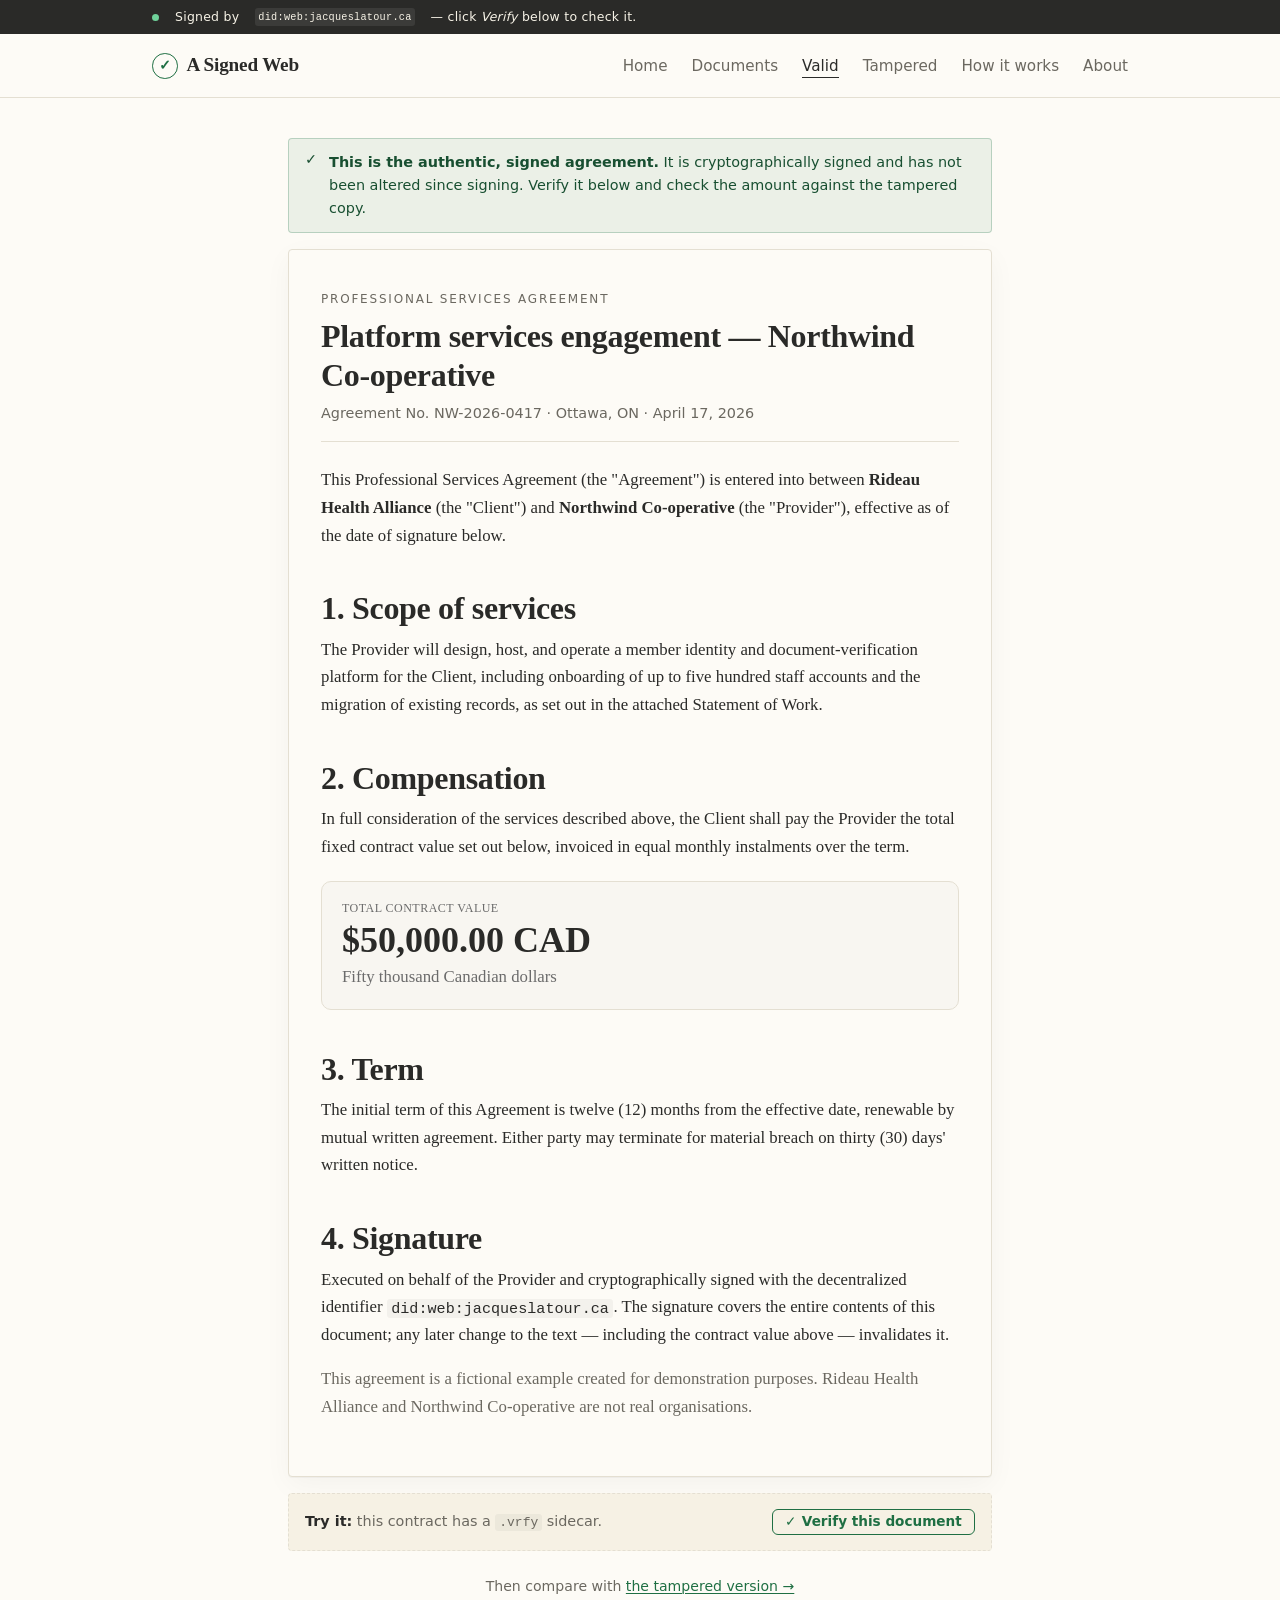
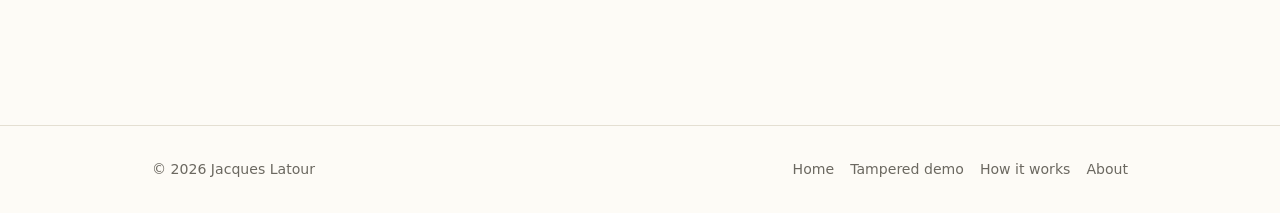
<file: demo/valid/index.html>
<!DOCTYPE html>
<html lang="en">
<head>
  <meta charset="UTF-8">
  <meta name="viewport" content="width=device-width, initial-scale=1.0">
  <title>Services agreement — Valid signed document | A Signed Web</title>
  <meta name="description" content="A signed professional services agreement, unmodified since signing. Verify it yourself against the signer's public identity and trust registry.">
  <link rel="stylesheet" href="../../css/styles.css">
</head>
<body>

  <div class="trust-bar">
    <div class="container">
      <span class="dot" aria-hidden="true"></span>
      <span>Signed by</span>
      <code>did:web:jacqueslatour.ca</code>
      <span>— click <em>Verify</em> below to check it.</span>
    </div>
  </div>

  <nav class="nav" aria-label="Primary">
    <div class="container">
      <a href="/" class="nav-logo"><span class="seal" aria-hidden="true">✓</span> A Signed Web</a>
      <button class="nav-toggle" aria-label="Toggle navigation" aria-expanded="false">
        <span></span><span></span><span></span>
      </button>
      <ul class="nav-links">
        <li><a href="/">Home</a></li>
        <li><a href="/gallery/">Documents</a></li>
        <li><a href="/demo/valid/" class="active">Valid</a></li>
        <li><a href="/demo/tampered/">Tampered</a></li>
        <li><a href="/how-it-works/">How it works</a></li>
        <li><a href="/about/">About</a></li>
      </ul>
    </div>
  </nav>

  <main class="container" style="padding-top:2.5rem; padding-bottom:3rem;">

    <div class="banner is-pass" role="note">
      <span class="banner-icon" aria-hidden="true">✓</span>
      <div>
        <strong>This is the authentic, signed agreement.</strong>
        It is cryptographically signed and has not been altered since signing.
        Verify it below and check the amount against the tampered copy.
      </div>
    </div>

    <article class="document">
      <header class="doc-header">
        <div class="doc-kicker">Professional Services Agreement</div>
        <h1>Platform services engagement — Northwind Co-operative</h1>
        <div class="byline">Agreement No. NW-2026-0417 · Ottawa, ON · April 17, 2026</div>
      </header>

      <p>
        This Professional Services Agreement (the "Agreement") is entered into
        between <strong>Rideau Health Alliance</strong> (the "Client") and
        <strong>Northwind Co-operative</strong> (the "Provider"), effective as
        of the date of signature below.
      </p>

      <h2>1. Scope of services</h2>
      <p>
        The Provider will design, host, and operate a member identity and
        document-verification platform for the Client, including onboarding of
        up to five hundred staff accounts and the migration of existing records,
        as set out in the attached Statement of Work.
      </p>

      <h2>2. Compensation</h2>
      <p>
        In full consideration of the services described above, the Client shall
        pay the Provider the total fixed contract value set out below, invoiced
        in equal monthly instalments over the term.
      </p>

      <p style="margin:1.25rem 0; padding:1.1rem 1.25rem; border:1px solid var(--rule,#e2ddd2); border-radius:10px; background:rgba(0,0,0,0.02);">
        <span style="display:block; font-size:0.75rem; letter-spacing:0.04em; text-transform:uppercase; color:#6b6b6b;">Total contract value</span>
        <strong style="display:block; font-size:2.25rem; line-height:1.1; margin:0.15rem 0;">$50,000.00 CAD</strong>
        <span style="color:#6b6b6b;">Fifty thousand Canadian dollars</span>
      </p>

      <h2>3. Term</h2>
      <p>
        The initial term of this Agreement is twelve (12) months from the
        effective date, renewable by mutual written agreement. Either party may
        terminate for material breach on thirty (30) days' written notice.
      </p>

      <h2>4. Signature</h2>
      <p>
        Executed on behalf of the Provider and cryptographically signed with the
        decentralized identifier <code>did:web:jacqueslatour.ca</code>. The
        signature covers the entire contents of this document; any later change
        to the text — including the contract value above — invalidates it.
      </p>

      <p class="muted small">
        This agreement is a fictional example created for demonstration
        purposes. Rideau Health Alliance and Northwind Co-operative are not real
        organisations.
      </p>
    </article>

    <div class="verify-strip">
      <span><strong>Try it:</strong> this contract has a <code>.vrfy</code> sidecar.</span>
      <span class="spacer"></span>
      <span data-trustdid-vrfy data-trustdid-vrfy-label="Verify this document"></span>
    </div>

    <p class="small muted text-center mt-3">
      Then compare with <a href="/demo/tampered/">the tampered version →</a>
    </p>
  </main>

  <footer class="site-footer">
    <div class="container">
      <span>© 2026 Jacques Latour</span>
      <div class="foot-nav">
        <a href="/">Home</a>
        <a href="/demo/tampered/">Tampered demo</a>
        <a href="/how-it-works/">How it works</a>
        <a href="/about/">About</a>
      </div>
    </div>
  </footer>

  <script src="/js/main.js" defer></script>
  <script src="/js/trustdid-verify.js" defer></script>
</body>
</html>
</file>
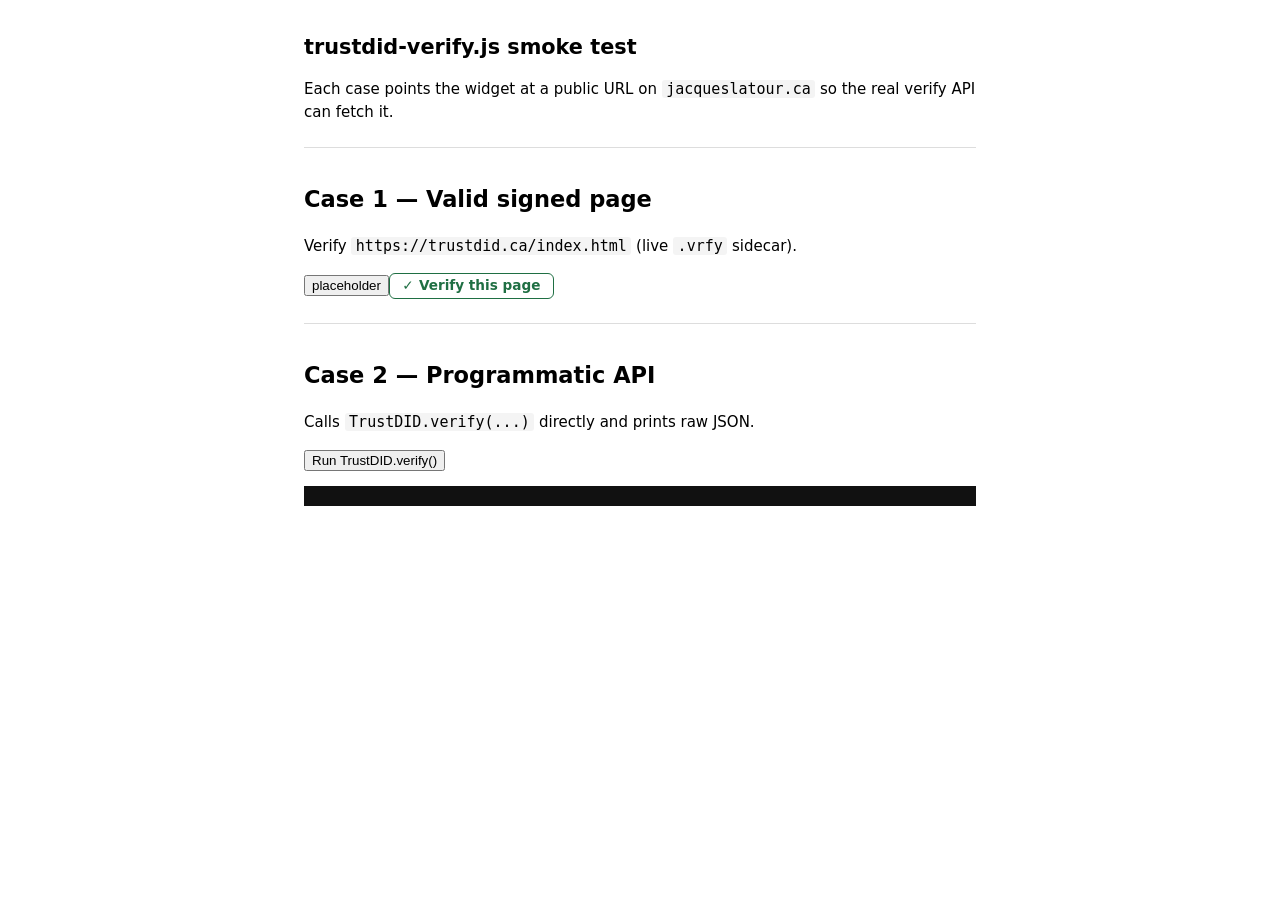
<file: _test-verify.html>
<!doctype html>
<html lang="en">
<head>
  <meta charset="utf-8">
  <title>trustdid-verify.js smoke test</title>
  <style>
    body { font: 15px/1.5 system-ui, sans-serif; max-width: 42rem; margin: 2rem auto; padding: 0 1rem; }
    h1 { font-size: 1.3rem; }
    .case { border-top: 1px solid #ddd; padding-top: 1rem; margin-top: 1.5rem; }
    code { background: #f4f4f4; padding: 0 .3em; border-radius: 3px; }
  </style>
</head>
<body>
  <h1>trustdid-verify.js smoke test</h1>
  <p>Each case points the widget at a public URL on <code>jacqueslatour.ca</code>
     so the real verify API can fetch it.</p>

  <div class="case">
    <h2>Case 1 — Valid signed page</h2>
    <p>Verify <code>https://trustdid.ca/index.html</code> (live <code>.vrfy</code> sidecar).</p>
    <button id="btn-valid"
            data-trustdid-vrfy="https://trustdid.ca/index.html"
            data-trustdid-vrfy-label="Verify this page">placeholder</button>
  </div>

  <div class="case">
    <h2>Case 2 — Programmatic API</h2>
    <p>Calls <code>TrustDID.verify(...)</code> directly and prints raw JSON.</p>
    <button id="btn-api">Run TrustDID.verify()</button>
    <pre id="api-out" style="background:#111;color:#0f0;padding:.6rem;overflow:auto"></pre>
  </div>

  <script src="js/trustdid-verify.js"></script>
  <script>
    document.getElementById('btn-api').addEventListener('click', function () {
      var out = document.getElementById('api-out');
      out.textContent = 'loading...';
      window.TrustDID.verify('https://trustdid.ca/index.html')
        .then(function (r) { out.textContent = JSON.stringify(r, null, 2); })
        .catch(function (e) { out.textContent = 'ERROR: ' + e.message; });
    });
  </script>
</body>
</html>
</file>
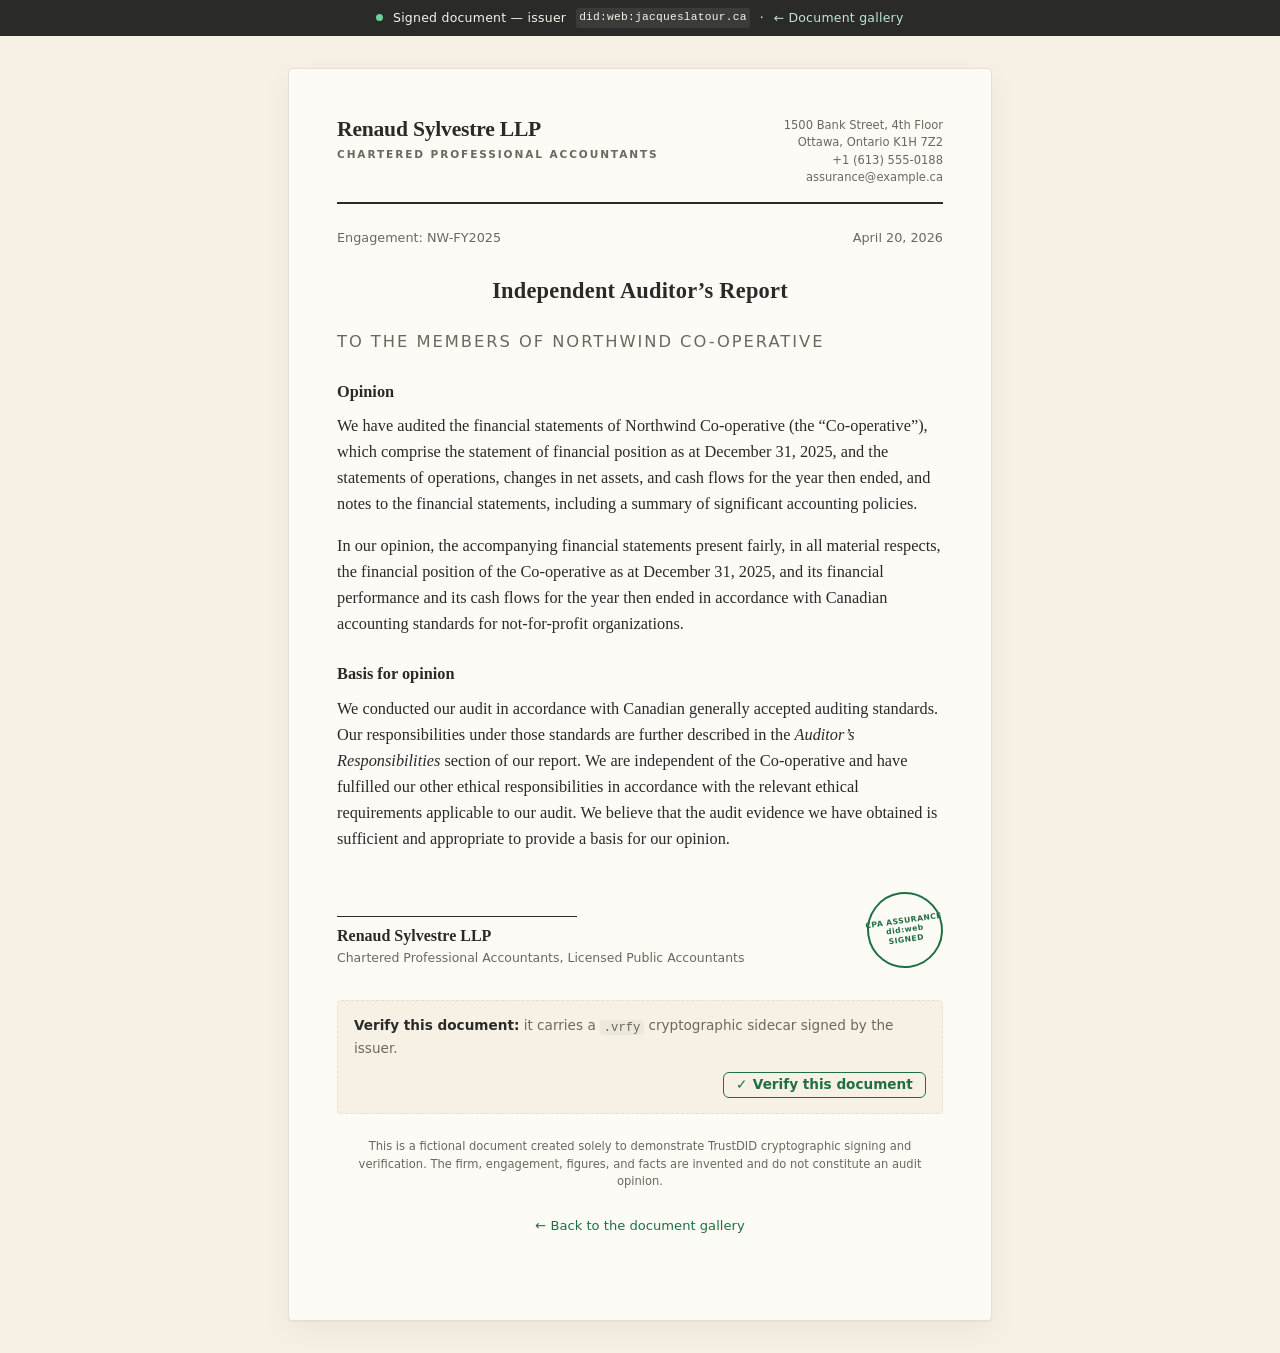
<file: gallery/auditor-report.html>
<!DOCTYPE html>
<html lang="en">
<head>
<meta charset="UTF-8">
<meta name="viewport" content="width=device-width, initial-scale=1.0">
<title>Independent Auditor's Report — Renaud Sylvestre LLP (sample) | A Signed Web</title>
<meta name="description" content="A sample independent auditor's report carrying a TrustDID cryptographic signature. Verify it against did:web:jacqueslatour.ca.">
<style>
:root{
  --ink:#2a2a28;--muted:#6b6860;--paper:#fdfbf6;--vellum:#f6f1e4;--rule:#e4dfd2;
  --pass:#1f6f43;--fail:#a5322a;--warn:#b57a1b;
  --serif:"Source Serif 4","Source Serif Pro",ui-serif,Georgia,"Times New Roman",serif;
  --sans:system-ui,-apple-system,"Segoe UI",Roboto,"Helvetica Neue",Arial,sans-serif;
  --mono:ui-monospace,SFMono-Regular,Menlo,Consolas,"Liberation Mono",monospace;
  --tdv-pass:var(--pass);--tdv-fail:var(--fail);--tdv-warn:var(--warn);--tdv-accent:var(--pass);
  --tdv-bg:var(--vellum);--tdv-ink:var(--ink);--tdv-muted:var(--muted);--tdv-rule:var(--rule);
  --tdv-radius:4px;--tdv-font:var(--sans);
}
*{box-sizing:border-box}
body{margin:0;background:var(--vellum);color:var(--ink);font-family:var(--serif);line-height:1.6;-webkit-font-smoothing:antialiased;text-rendering:optimizeLegibility}
code{font-family:var(--mono);font-size:.9em;background:rgba(0,0,0,.04);padding:.05em .3em;border-radius:3px}
.ribbon{background:var(--ink);color:#f7f3e7;font-family:var(--sans);font-size:.78rem;letter-spacing:.02em;padding:.5rem 1rem;display:flex;gap:.6rem;align-items:center;justify-content:center;flex-wrap:wrap}
.ribbon .dot{width:7px;height:7px;border-radius:50%;background:#6fd19a;display:inline-block}
.ribbon code{background:rgba(255,255,255,.08);color:#f7f3e7}
.ribbon a{color:#bfe6cf;text-decoration:none}
.ribbon a:hover{text-decoration:underline}
.sheet{max-width:44rem;margin:2rem auto;background:var(--paper);border:1px solid var(--rule);border-radius:4px;box-shadow:0 1px 0 rgba(0,0,0,.03),0 10px 30px rgba(0,0,0,.05);padding:3rem 3rem 2.25rem}
@media(max-width:640px){.sheet{padding:1.75rem 1.25rem;margin:1rem}}
.lh{display:flex;justify-content:space-between;align-items:flex-start;gap:1rem;border-bottom:2px solid var(--ink);padding-bottom:1rem}
.lh .firm{font-family:var(--serif);font-weight:700;font-size:1.35rem;letter-spacing:-.01em;line-height:1.15}
.lh .firm small{display:block;font-family:var(--sans);font-weight:600;font-size:.66rem;letter-spacing:.18em;text-transform:uppercase;color:var(--muted);margin-top:.4rem}
.lh .addr{font-family:var(--sans);font-size:.72rem;color:var(--muted);text-align:right;line-height:1.5;min-width:11rem}
.meta{font-family:var(--sans);font-size:.8rem;color:var(--muted);display:flex;justify-content:space-between;flex-wrap:wrap;gap:.5rem;margin:1.5rem 0 1.75rem}
h1{font-family:var(--serif);font-size:1.4rem;line-height:1.25;margin:0 0 1.5rem;text-align:center;letter-spacing:.01em}
.body p{margin:0 0 1rem;font-size:1.02rem}
.body h2{font-family:var(--serif);font-size:1.02rem;margin:1.5rem 0 .5rem}
.recital{font-family:var(--sans);font-size:.72rem;letter-spacing:.12em;text-transform:uppercase;color:var(--muted);margin-bottom:.5rem}
.sig{margin-top:2.5rem;display:flex;justify-content:space-between;gap:2rem;flex-wrap:wrap;align-items:flex-end}
.sig .who .rule{border-top:1px solid var(--ink);width:15rem;margin-bottom:.35rem}
.sig .who .name{font-weight:600}
.sig .who .role{font-family:var(--sans);font-size:.78rem;color:var(--muted)}
.seal{width:4.75rem;height:4.75rem;border:2px solid var(--pass);color:var(--pass);border-radius:50%;display:flex;align-items:center;justify-content:center;text-align:center;font-family:var(--sans);font-size:.48rem;font-weight:700;letter-spacing:.06em;line-height:1.25;transform:rotate(-8deg);padding:.3rem}
.verify{margin-top:2rem;padding:.9rem 1rem;border:1px dashed var(--rule);border-radius:4px;background:var(--vellum);font-family:var(--sans);font-size:.85rem;color:var(--muted);display:flex;align-items:center;gap:.75rem;flex-wrap:wrap}
.verify strong{color:var(--ink)}
.verify .sp{flex:1;min-width:1rem}
.disclaimer{margin-top:1.5rem;font-family:var(--sans);font-size:.72rem;color:var(--muted);text-align:center;line-height:1.55}
.back{font-family:var(--sans);font-size:.82rem;text-align:center;margin:1.5rem 0 3rem}
.back a{color:var(--pass);text-decoration:none}
.back a:hover{text-decoration:underline}
</style>
</head>
<body>

  <div class="ribbon">
    <span class="dot" aria-hidden="true"></span>
    <span>Signed document — issuer</span>
    <code>did:web:jacqueslatour.ca</code>
    <span>·</span>
    <a href="https://jacqueslatour.ca/gallery/">← Document gallery</a>
  </div>

  <main class="sheet">
    <header class="lh">
      <div class="firm">
        Renaud&nbsp;Sylvestre&nbsp;LLP
        <small>Chartered Professional Accountants</small>
      </div>
      <div class="addr">
        1500 Bank Street, 4th Floor<br>
        Ottawa, Ontario&nbsp;K1H&nbsp;7Z2<br>
        +1 (613) 555-0188<br>
        assurance@example.ca
      </div>
    </header>

    <div class="meta">
      <span>Engagement: NW-FY2025</span>
      <span>April 20, 2026</span>
    </div>

    <h1>Independent Auditor&rsquo;s Report</h1>

    <div class="body">
      <p class="recital">To the Members of Northwind Co-operative</p>

      <h2>Opinion</h2>
      <p>
        We have audited the financial statements of Northwind Co-operative (the
        &ldquo;Co-operative&rdquo;), which comprise the statement of financial
        position as at December 31, 2025, and the statements of operations,
        changes in net assets, and cash flows for the year then ended, and notes
        to the financial statements, including a summary of significant
        accounting policies.
      </p>
      <p>
        In our opinion, the accompanying financial statements present fairly, in
        all material respects, the financial position of the Co-operative as at
        December 31, 2025, and its financial performance and its cash flows for
        the year then ended in accordance with Canadian accounting standards for
        not-for-profit organizations.
      </p>

      <h2>Basis for opinion</h2>
      <p>
        We conducted our audit in accordance with Canadian generally accepted
        auditing standards. Our responsibilities under those standards are
        further described in the <em>Auditor&rsquo;s Responsibilities</em>
        section of our report. We are independent of the Co-operative and have
        fulfilled our other ethical responsibilities in accordance with the
        relevant ethical requirements applicable to our audit. We believe that
        the audit evidence we have obtained is sufficient and appropriate to
        provide a basis for our opinion.
      </p>
    </div>

    <div class="sig">
      <div class="who">
        <div class="rule" aria-hidden="true"></div>
        <div class="name">Renaud Sylvestre LLP</div>
        <div class="role">Chartered Professional Accountants, Licensed Public Accountants</div>
      </div>
      <div class="seal" aria-hidden="true">CPA&nbsp;ASSURANCE<br>did:web<br>SIGNED</div>
    </div>

    <div class="verify">
      <span><strong>Verify this document:</strong> it carries a <code>.vrfy</code> cryptographic sidecar signed by the issuer.</span>
      <span class="sp"></span>
      <span data-trustdid-vrfy data-trustdid-vrfy-label="Verify this document"></span>
    </div>

    <p class="disclaimer">
      This is a fictional document created solely to demonstrate TrustDID
      cryptographic signing and verification. The firm, engagement, figures, and
      facts are invented and do not constitute an audit opinion.
    </p>

    <p class="back"><a href="https://jacqueslatour.ca/gallery/">← Back to the document gallery</a></p>
  </main>

  <script src="trustdid-verify.js" defer></script>
</body>
</html>
</file>
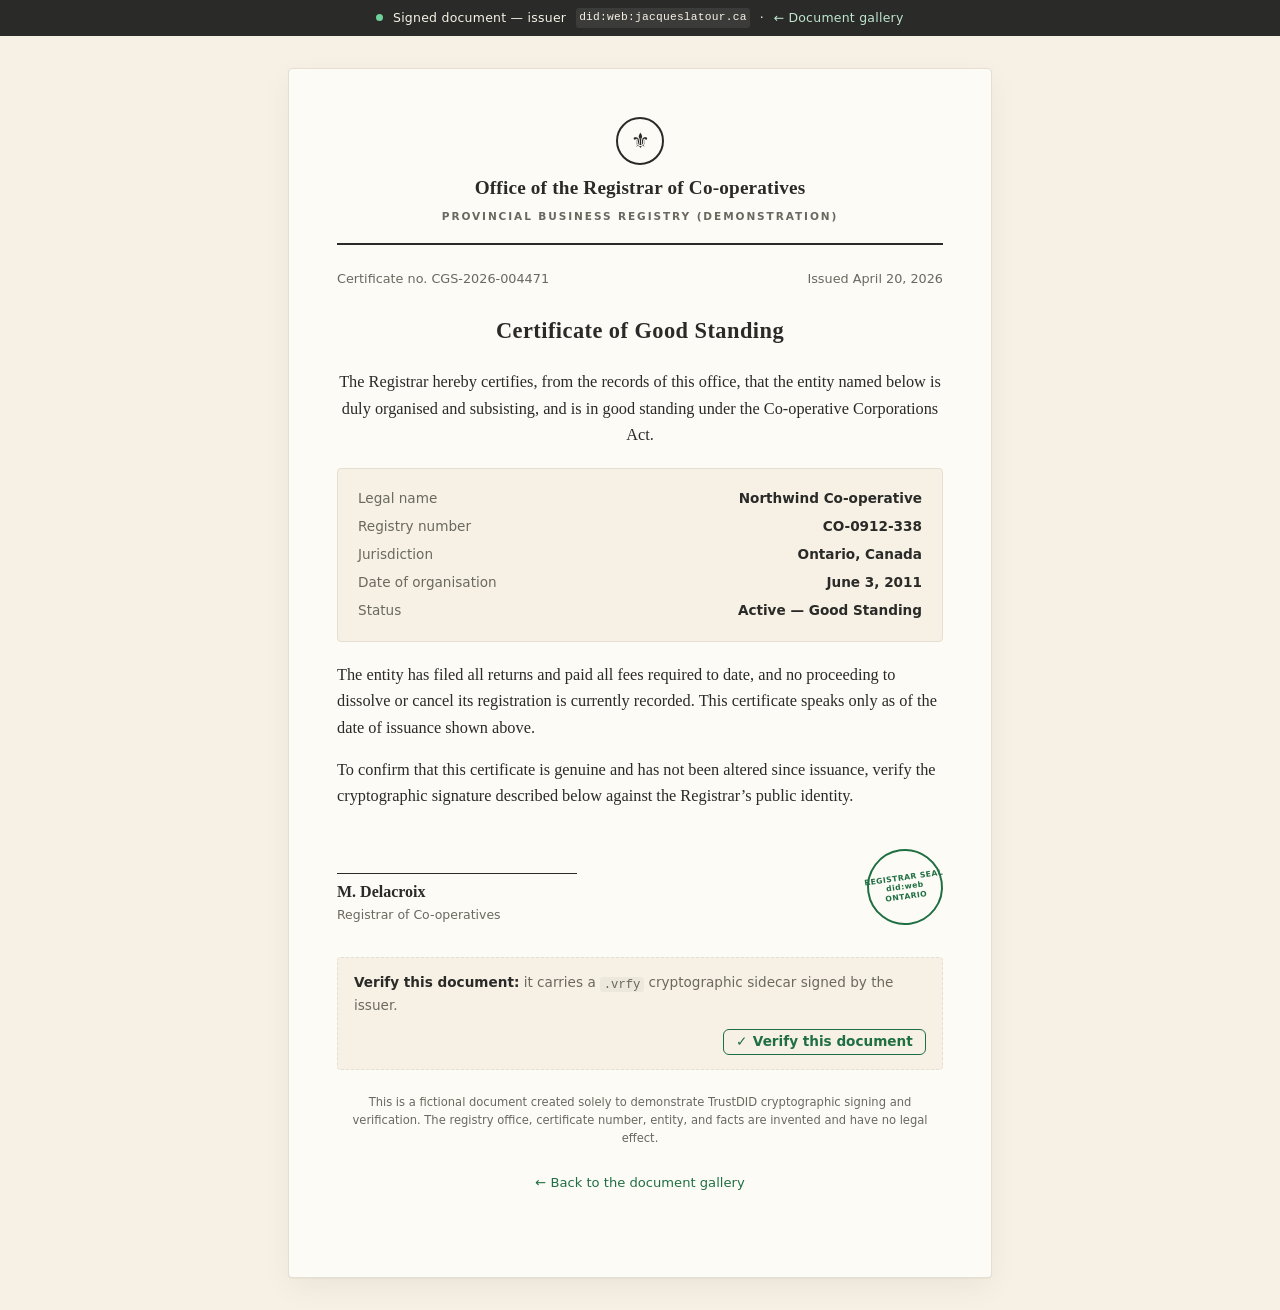
<file: gallery/certificate-of-standing.html>
<!DOCTYPE html>
<html lang="en">
<head>
<meta charset="UTF-8">
<meta name="viewport" content="width=device-width, initial-scale=1.0">
<title>Certificate of Good Standing — Registry sample | A Signed Web</title>
<meta name="description" content="A sample public registry certificate of good standing carrying a TrustDID cryptographic signature. Verify it against did:web:jacqueslatour.ca.">
<style>
:root{
  --ink:#2a2a28;--muted:#6b6860;--paper:#fdfbf6;--vellum:#f6f1e4;--rule:#e4dfd2;
  --pass:#1f6f43;--fail:#a5322a;--warn:#b57a1b;
  --serif:"Source Serif 4","Source Serif Pro",ui-serif,Georgia,"Times New Roman",serif;
  --sans:system-ui,-apple-system,"Segoe UI",Roboto,"Helvetica Neue",Arial,sans-serif;
  --mono:ui-monospace,SFMono-Regular,Menlo,Consolas,"Liberation Mono",monospace;
  --tdv-pass:var(--pass);--tdv-fail:var(--fail);--tdv-warn:var(--warn);--tdv-accent:var(--pass);
  --tdv-bg:var(--vellum);--tdv-ink:var(--ink);--tdv-muted:var(--muted);--tdv-rule:var(--rule);
  --tdv-radius:4px;--tdv-font:var(--sans);
}
*{box-sizing:border-box}
body{margin:0;background:var(--vellum);color:var(--ink);font-family:var(--serif);line-height:1.6;-webkit-font-smoothing:antialiased;text-rendering:optimizeLegibility}
code{font-family:var(--mono);font-size:.9em;background:rgba(0,0,0,.04);padding:.05em .3em;border-radius:3px}
.ribbon{background:var(--ink);color:#f7f3e7;font-family:var(--sans);font-size:.78rem;letter-spacing:.02em;padding:.5rem 1rem;display:flex;gap:.6rem;align-items:center;justify-content:center;flex-wrap:wrap}
.ribbon .dot{width:7px;height:7px;border-radius:50%;background:#6fd19a;display:inline-block}
.ribbon code{background:rgba(255,255,255,.08);color:#f7f3e7}
.ribbon a{color:#bfe6cf;text-decoration:none}
.ribbon a:hover{text-decoration:underline}
.sheet{max-width:44rem;margin:2rem auto;background:var(--paper);border:1px solid var(--rule);border-radius:4px;box-shadow:0 1px 0 rgba(0,0,0,.03),0 10px 30px rgba(0,0,0,.05);padding:3rem 3rem 2.25rem}
@media(max-width:640px){.sheet{padding:1.75rem 1.25rem;margin:1rem}}
.crest{text-align:center;border-bottom:2px solid var(--ink);padding-bottom:1.1rem}
.crest .mark{width:3rem;height:3rem;border:2px solid var(--ink);border-radius:50%;display:inline-flex;align-items:center;justify-content:center;font-size:1.3rem;margin-bottom:.5rem}
.crest .org{font-family:var(--serif);font-weight:700;font-size:1.2rem;letter-spacing:.01em}
.crest .sub{font-family:var(--sans);font-weight:600;font-size:.66rem;letter-spacing:.18em;text-transform:uppercase;color:var(--muted);margin-top:.3rem}
.meta{font-family:var(--sans);font-size:.8rem;color:var(--muted);display:flex;justify-content:space-between;flex-wrap:wrap;gap:.5rem;margin:1.5rem 0 1.75rem}
h1{font-family:var(--serif);font-size:1.4rem;line-height:1.25;margin:0 0 1.5rem;text-align:center;letter-spacing:.02em}
.body p{margin:0 0 1rem;font-size:1.02rem}
.body .lede{text-align:center}
.grant{border:1px solid var(--rule);background:var(--vellum);border-radius:4px;padding:1rem 1.25rem;margin:1.25rem 0;font-family:var(--sans);font-size:.85rem}
.grant div{display:flex;justify-content:space-between;gap:1rem;padding:.2rem 0}
.grant .k{color:var(--muted)}
.grant .v{font-weight:600;text-align:right}
.sig{margin-top:2.5rem;display:flex;justify-content:space-between;gap:2rem;flex-wrap:wrap;align-items:flex-end}
.sig .who .rule{border-top:1px solid var(--ink);width:15rem;margin-bottom:.35rem}
.sig .who .name{font-weight:600}
.sig .who .role{font-family:var(--sans);font-size:.78rem;color:var(--muted)}
.seal{width:4.75rem;height:4.75rem;border:2px solid var(--pass);color:var(--pass);border-radius:50%;display:flex;align-items:center;justify-content:center;text-align:center;font-family:var(--sans);font-size:.48rem;font-weight:700;letter-spacing:.06em;line-height:1.25;transform:rotate(-8deg);padding:.3rem}
.verify{margin-top:2rem;padding:.9rem 1rem;border:1px dashed var(--rule);border-radius:4px;background:var(--vellum);font-family:var(--sans);font-size:.85rem;color:var(--muted);display:flex;align-items:center;gap:.75rem;flex-wrap:wrap}
.verify strong{color:var(--ink)}
.verify .sp{flex:1;min-width:1rem}
.disclaimer{margin-top:1.5rem;font-family:var(--sans);font-size:.72rem;color:var(--muted);text-align:center;line-height:1.55}
.back{font-family:var(--sans);font-size:.82rem;text-align:center;margin:1.5rem 0 3rem}
.back a{color:var(--pass);text-decoration:none}
.back a:hover{text-decoration:underline}
</style>
</head>
<body>

  <div class="ribbon">
    <span class="dot" aria-hidden="true"></span>
    <span>Signed document — issuer</span>
    <code>did:web:jacqueslatour.ca</code>
    <span>·</span>
    <a href="https://jacqueslatour.ca/gallery/">← Document gallery</a>
  </div>

  <main class="sheet">
    <header class="crest">
      <div class="mark" aria-hidden="true">⚜</div>
      <div class="org">Office of the Registrar of Co-operatives</div>
      <div class="sub">Provincial Business Registry (demonstration)</div>
    </header>

    <div class="meta">
      <span>Certificate no. CGS-2026-004471</span>
      <span>Issued April 20, 2026</span>
    </div>

    <h1>Certificate of Good Standing</h1>

    <div class="body">
      <p class="lede">
        The Registrar hereby certifies, from the records of this office, that
        the entity named below is duly organised and subsisting, and is in
        good standing under the Co-operative Corporations Act.
      </p>

      <div class="grant">
        <div><span class="k">Legal name</span><span class="v">Northwind Co-operative</span></div>
        <div><span class="k">Registry number</span><span class="v">CO-0912-338</span></div>
        <div><span class="k">Jurisdiction</span><span class="v">Ontario, Canada</span></div>
        <div><span class="k">Date of organisation</span><span class="v">June 3, 2011</span></div>
        <div><span class="k">Status</span><span class="v">Active — Good Standing</span></div>
      </div>

      <p>
        The entity has filed all returns and paid all fees required to date, and
        no proceeding to dissolve or cancel its registration is currently
        recorded. This certificate speaks only as of the date of issuance shown
        above.
      </p>

      <p>
        To confirm that this certificate is genuine and has not been altered
        since issuance, verify the cryptographic signature described below
        against the Registrar&rsquo;s public identity.
      </p>
    </div>

    <div class="sig">
      <div class="who">
        <div class="rule" aria-hidden="true"></div>
        <div class="name">M. Delacroix</div>
        <div class="role">Registrar of Co-operatives</div>
      </div>
      <div class="seal" aria-hidden="true">REGISTRAR&nbsp;SEAL<br>did:web<br>ONTARIO</div>
    </div>

    <div class="verify">
      <span><strong>Verify this document:</strong> it carries a <code>.vrfy</code> cryptographic sidecar signed by the issuer.</span>
      <span class="sp"></span>
      <span data-trustdid-vrfy data-trustdid-vrfy-label="Verify this document"></span>
    </div>

    <p class="disclaimer">
      This is a fictional document created solely to demonstrate TrustDID
      cryptographic signing and verification. The registry office, certificate
      number, entity, and facts are invented and have no legal effect.
    </p>

    <p class="back"><a href="https://jacqueslatour.ca/gallery/">← Back to the document gallery</a></p>
  </main>

  <script src="trustdid-verify.js" defer></script>
</body>
</html>
</file>
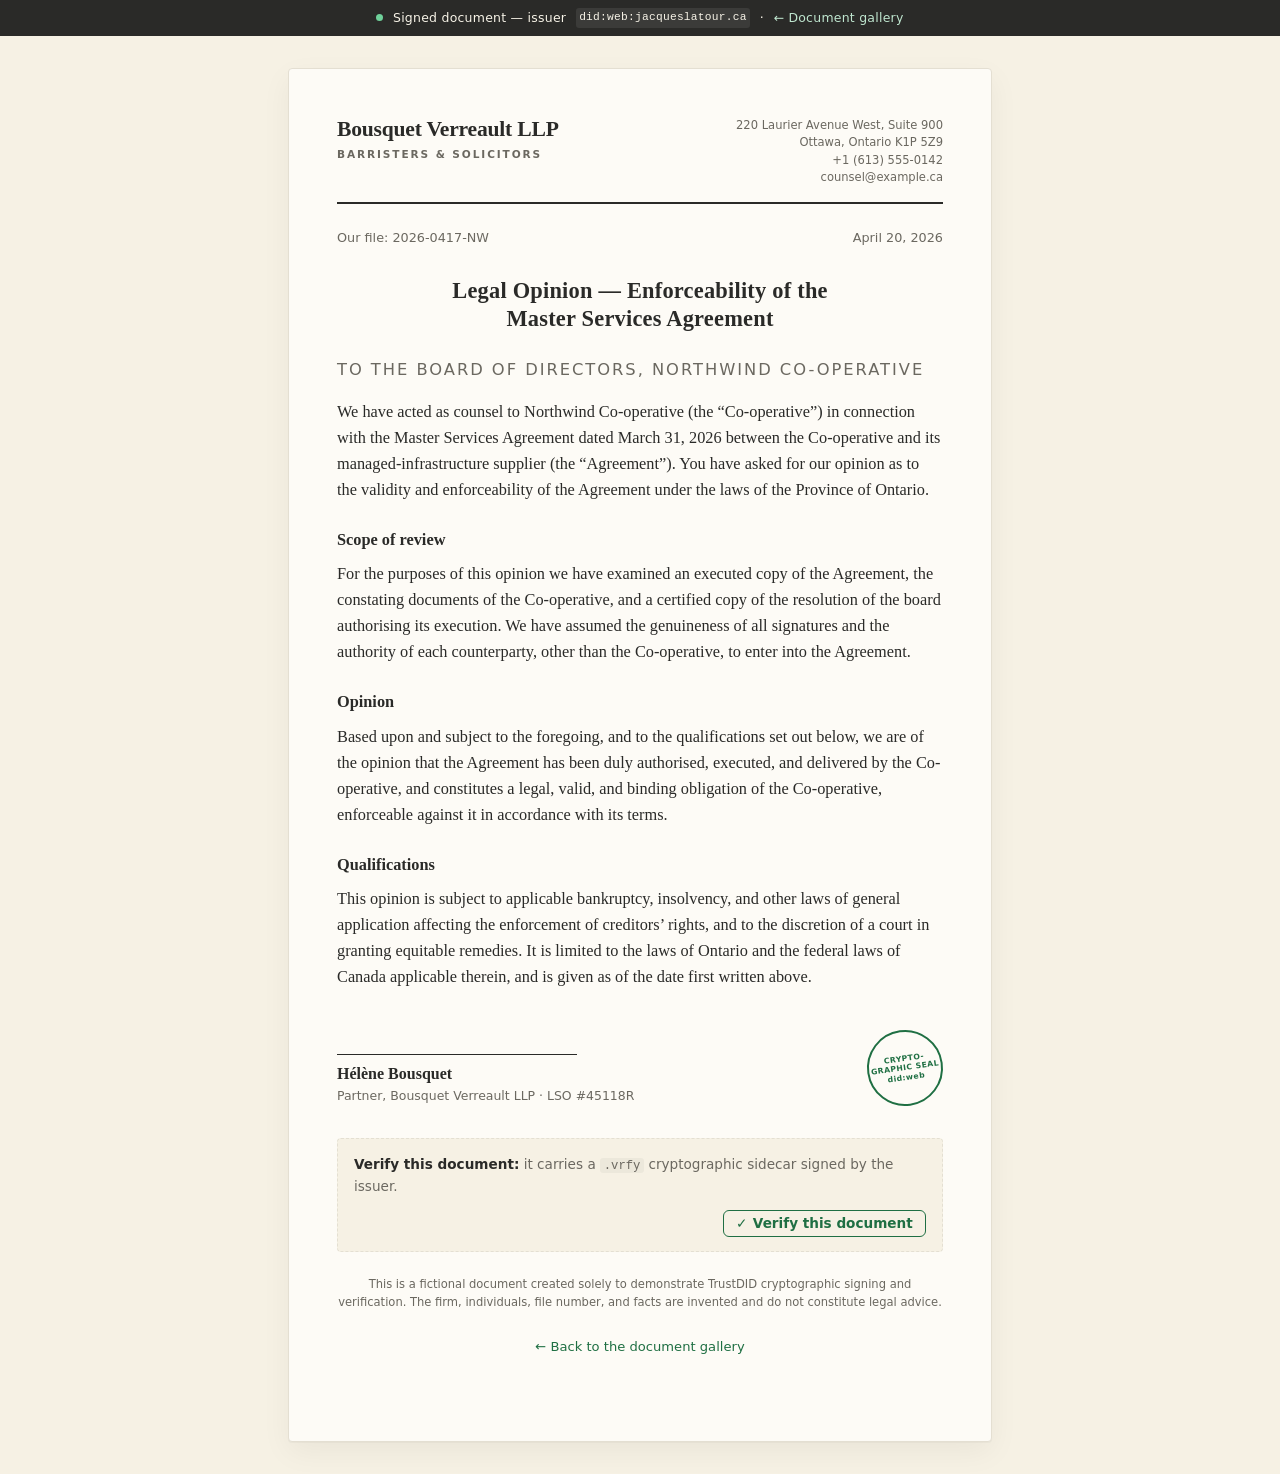
<file: gallery/legal-opinion.html>
<!DOCTYPE html>
<html lang="en">
<head>
<meta charset="UTF-8">
<meta name="viewport" content="width=device-width, initial-scale=1.0">
<title>Legal Opinion — Bousquet Verreault LLP (sample) | A Signed Web</title>
<meta name="description" content="A sample legal opinion letter carrying a TrustDID cryptographic signature. Verify it against did:web:jacqueslatour.ca.">
<style>
:root{
  --ink:#2a2a28;--muted:#6b6860;--paper:#fdfbf6;--vellum:#f6f1e4;--rule:#e4dfd2;
  --pass:#1f6f43;--fail:#a5322a;--warn:#b57a1b;
  --serif:"Source Serif 4","Source Serif Pro",ui-serif,Georgia,"Times New Roman",serif;
  --sans:system-ui,-apple-system,"Segoe UI",Roboto,"Helvetica Neue",Arial,sans-serif;
  --mono:ui-monospace,SFMono-Regular,Menlo,Consolas,"Liberation Mono",monospace;
  --tdv-pass:var(--pass);--tdv-fail:var(--fail);--tdv-warn:var(--warn);--tdv-accent:var(--pass);
  --tdv-bg:var(--vellum);--tdv-ink:var(--ink);--tdv-muted:var(--muted);--tdv-rule:var(--rule);
  --tdv-radius:4px;--tdv-font:var(--sans);
}
*{box-sizing:border-box}
body{margin:0;background:var(--vellum);color:var(--ink);font-family:var(--serif);line-height:1.6;-webkit-font-smoothing:antialiased;text-rendering:optimizeLegibility}
code{font-family:var(--mono);font-size:.9em;background:rgba(0,0,0,.04);padding:.05em .3em;border-radius:3px}
.ribbon{background:var(--ink);color:#f7f3e7;font-family:var(--sans);font-size:.78rem;letter-spacing:.02em;padding:.5rem 1rem;display:flex;gap:.6rem;align-items:center;justify-content:center;flex-wrap:wrap}
.ribbon .dot{width:7px;height:7px;border-radius:50%;background:#6fd19a;display:inline-block}
.ribbon code{background:rgba(255,255,255,.08);color:#f7f3e7}
.ribbon a{color:#bfe6cf;text-decoration:none}
.ribbon a:hover{text-decoration:underline}
.sheet{max-width:44rem;margin:2rem auto;background:var(--paper);border:1px solid var(--rule);border-radius:4px;box-shadow:0 1px 0 rgba(0,0,0,.03),0 10px 30px rgba(0,0,0,.05);padding:3rem 3rem 2.25rem}
@media(max-width:640px){.sheet{padding:1.75rem 1.25rem;margin:1rem}}
.lh{display:flex;justify-content:space-between;align-items:flex-start;gap:1rem;border-bottom:2px solid var(--ink);padding-bottom:1rem}
.lh .firm{font-family:var(--serif);font-weight:700;font-size:1.35rem;letter-spacing:-.01em;line-height:1.15}
.lh .firm small{display:block;font-family:var(--sans);font-weight:600;font-size:.66rem;letter-spacing:.18em;text-transform:uppercase;color:var(--muted);margin-top:.4rem}
.lh .addr{font-family:var(--sans);font-size:.72rem;color:var(--muted);text-align:right;line-height:1.5;min-width:11rem}
.meta{font-family:var(--sans);font-size:.8rem;color:var(--muted);display:flex;justify-content:space-between;flex-wrap:wrap;gap:.5rem;margin:1.5rem 0 1.75rem}
h1{font-family:var(--serif);font-size:1.4rem;line-height:1.25;margin:0 0 1.5rem;text-align:center;letter-spacing:.01em}
.body p{margin:0 0 1rem;font-size:1.02rem}
.body h2{font-family:var(--serif);font-size:1.02rem;margin:1.5rem 0 .5rem}
.recital{font-family:var(--sans);font-size:.72rem;letter-spacing:.12em;text-transform:uppercase;color:var(--muted);margin-bottom:.5rem}
.sig{margin-top:2.5rem;display:flex;justify-content:space-between;gap:2rem;flex-wrap:wrap;align-items:flex-end}
.sig .who .rule{border-top:1px solid var(--ink);width:15rem;margin-bottom:.35rem}
.sig .who .name{font-weight:600}
.sig .who .role{font-family:var(--sans);font-size:.78rem;color:var(--muted)}
.seal{width:4.75rem;height:4.75rem;border:2px solid var(--pass);color:var(--pass);border-radius:50%;display:flex;align-items:center;justify-content:center;text-align:center;font-family:var(--sans);font-size:.48rem;font-weight:700;letter-spacing:.06em;line-height:1.25;transform:rotate(-8deg);padding:.3rem}
.verify{margin-top:2rem;padding:.9rem 1rem;border:1px dashed var(--rule);border-radius:4px;background:var(--vellum);font-family:var(--sans);font-size:.85rem;color:var(--muted);display:flex;align-items:center;gap:.75rem;flex-wrap:wrap}
.verify strong{color:var(--ink)}
.verify .sp{flex:1;min-width:1rem}
.disclaimer{margin-top:1.5rem;font-family:var(--sans);font-size:.72rem;color:var(--muted);text-align:center;line-height:1.55}
.back{font-family:var(--sans);font-size:.82rem;text-align:center;margin:1.5rem 0 3rem}
.back a{color:var(--pass);text-decoration:none}
.back a:hover{text-decoration:underline}
</style>
</head>
<body>

  <div class="ribbon">
    <span class="dot" aria-hidden="true"></span>
    <span>Signed document — issuer</span>
    <code>did:web:jacqueslatour.ca</code>
    <span>·</span>
    <a href="https://jacqueslatour.ca/gallery/">← Document gallery</a>
  </div>

  <main class="sheet">
    <header class="lh">
      <div class="firm">
        Bousquet&nbsp;Verreault&nbsp;LLP
        <small>Barristers &amp; Solicitors</small>
      </div>
      <div class="addr">
        220 Laurier Avenue West, Suite 900<br>
        Ottawa, Ontario&nbsp;K1P&nbsp;5Z9<br>
        +1 (613) 555-0142<br>
        counsel@example.ca
      </div>
    </header>

    <div class="meta">
      <span>Our file: 2026-0417-NW</span>
      <span>April 20, 2026</span>
    </div>

    <h1>Legal Opinion — Enforceability of the<br>Master Services Agreement</h1>

    <div class="body">
      <p class="recital">To the Board of Directors, Northwind Co-operative</p>

      <p>
        We have acted as counsel to Northwind Co-operative (the
        &ldquo;Co-operative&rdquo;) in connection with the Master Services
        Agreement dated March 31, 2026 between the Co-operative and its
        managed-infrastructure supplier (the &ldquo;Agreement&rdquo;). You have
        asked for our opinion as to the validity and enforceability of the
        Agreement under the laws of the Province of Ontario.
      </p>

      <h2>Scope of review</h2>
      <p>
        For the purposes of this opinion we have examined an executed copy of
        the Agreement, the constating documents of the Co-operative, and a
        certified copy of the resolution of the board authorising its
        execution. We have assumed the genuineness of all signatures and the
        authority of each counterparty, other than the Co-operative, to enter
        into the Agreement.
      </p>

      <h2>Opinion</h2>
      <p>
        Based upon and subject to the foregoing, and to the qualifications set
        out below, we are of the opinion that the Agreement has been duly
        authorised, executed, and delivered by the Co-operative, and
        constitutes a legal, valid, and binding obligation of the Co-operative,
        enforceable against it in accordance with its terms.
      </p>

      <h2>Qualifications</h2>
      <p>
        This opinion is subject to applicable bankruptcy, insolvency, and other
        laws of general application affecting the enforcement of creditors&rsquo;
        rights, and to the discretion of a court in granting equitable
        remedies. It is limited to the laws of Ontario and the federal laws of
        Canada applicable therein, and is given as of the date first written
        above.
      </p>
    </div>

    <div class="sig">
      <div class="who">
        <div class="rule" aria-hidden="true"></div>
        <div class="name">Hélène Bousquet</div>
        <div class="role">Partner, Bousquet Verreault LLP · LSO #45118R</div>
      </div>
      <div class="seal" aria-hidden="true">CRYPTO&shy;GRAPHIC&nbsp;SEAL<br>did:web</div>
    </div>

    <div class="verify">
      <span><strong>Verify this document:</strong> it carries a <code>.vrfy</code> cryptographic sidecar signed by the issuer.</span>
      <span class="sp"></span>
      <span data-trustdid-vrfy data-trustdid-vrfy-label="Verify this document"></span>
    </div>

    <p class="disclaimer">
      This is a fictional document created solely to demonstrate TrustDID
      cryptographic signing and verification. The firm, individuals, file
      number, and facts are invented and do not constitute legal advice.
    </p>

    <p class="back"><a href="https://jacqueslatour.ca/gallery/">← Back to the document gallery</a></p>
  </main>

  <script src="trustdid-verify.js" defer></script>
</body>
</html>
</file>
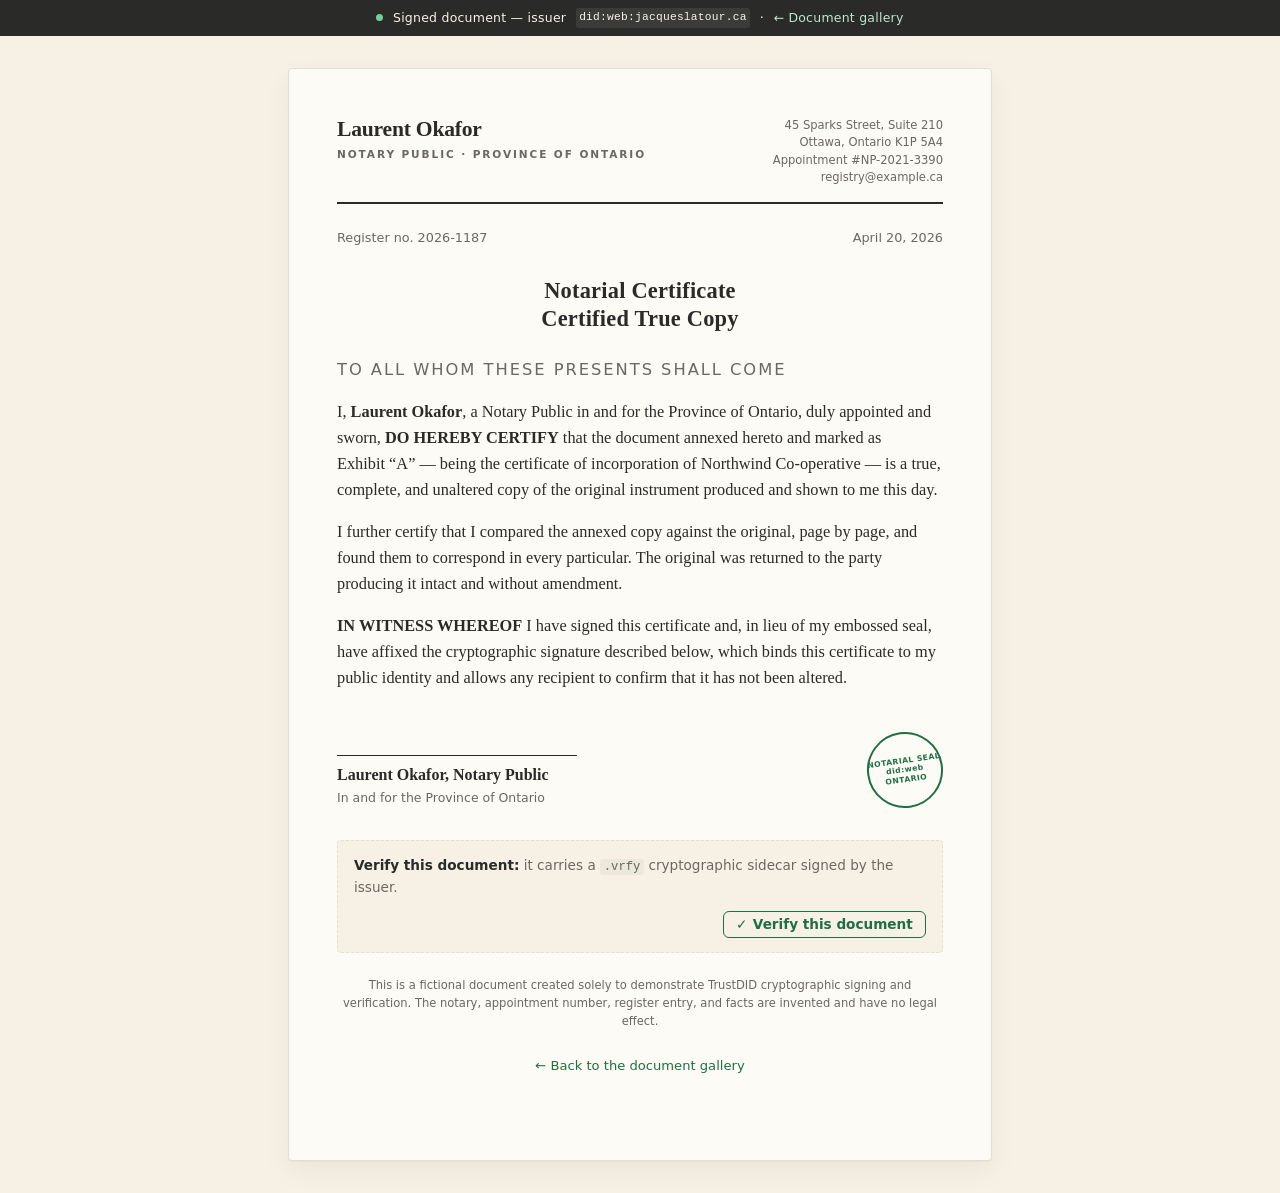
<file: gallery/notarial-certificate.html>
<!DOCTYPE html>
<html lang="en">
<head>
<meta charset="UTF-8">
<meta name="viewport" content="width=device-width, initial-scale=1.0">
<title>Notarial Certificate — L. Okafor, Notary Public (sample) | A Signed Web</title>
<meta name="description" content="A sample notarial certificate of a certified true copy, carrying a TrustDID cryptographic signature. Verify it against did:web:jacqueslatour.ca.">
<style>
:root{
  --ink:#2a2a28;--muted:#6b6860;--paper:#fdfbf6;--vellum:#f6f1e4;--rule:#e4dfd2;
  --pass:#1f6f43;--fail:#a5322a;--warn:#b57a1b;
  --serif:"Source Serif 4","Source Serif Pro",ui-serif,Georgia,"Times New Roman",serif;
  --sans:system-ui,-apple-system,"Segoe UI",Roboto,"Helvetica Neue",Arial,sans-serif;
  --mono:ui-monospace,SFMono-Regular,Menlo,Consolas,"Liberation Mono",monospace;
  --tdv-pass:var(--pass);--tdv-fail:var(--fail);--tdv-warn:var(--warn);--tdv-accent:var(--pass);
  --tdv-bg:var(--vellum);--tdv-ink:var(--ink);--tdv-muted:var(--muted);--tdv-rule:var(--rule);
  --tdv-radius:4px;--tdv-font:var(--sans);
}
*{box-sizing:border-box}
body{margin:0;background:var(--vellum);color:var(--ink);font-family:var(--serif);line-height:1.6;-webkit-font-smoothing:antialiased;text-rendering:optimizeLegibility}
code{font-family:var(--mono);font-size:.9em;background:rgba(0,0,0,.04);padding:.05em .3em;border-radius:3px}
.ribbon{background:var(--ink);color:#f7f3e7;font-family:var(--sans);font-size:.78rem;letter-spacing:.02em;padding:.5rem 1rem;display:flex;gap:.6rem;align-items:center;justify-content:center;flex-wrap:wrap}
.ribbon .dot{width:7px;height:7px;border-radius:50%;background:#6fd19a;display:inline-block}
.ribbon code{background:rgba(255,255,255,.08);color:#f7f3e7}
.ribbon a{color:#bfe6cf;text-decoration:none}
.ribbon a:hover{text-decoration:underline}
.sheet{max-width:44rem;margin:2rem auto;background:var(--paper);border:1px solid var(--rule);border-radius:4px;box-shadow:0 1px 0 rgba(0,0,0,.03),0 10px 30px rgba(0,0,0,.05);padding:3rem 3rem 2.25rem}
@media(max-width:640px){.sheet{padding:1.75rem 1.25rem;margin:1rem}}
.lh{display:flex;justify-content:space-between;align-items:flex-start;gap:1rem;border-bottom:2px solid var(--ink);padding-bottom:1rem}
.lh .firm{font-family:var(--serif);font-weight:700;font-size:1.35rem;letter-spacing:-.01em;line-height:1.15}
.lh .firm small{display:block;font-family:var(--sans);font-weight:600;font-size:.66rem;letter-spacing:.18em;text-transform:uppercase;color:var(--muted);margin-top:.4rem}
.lh .addr{font-family:var(--sans);font-size:.72rem;color:var(--muted);text-align:right;line-height:1.5;min-width:11rem}
.meta{font-family:var(--sans);font-size:.8rem;color:var(--muted);display:flex;justify-content:space-between;flex-wrap:wrap;gap:.5rem;margin:1.5rem 0 1.75rem}
h1{font-family:var(--serif);font-size:1.4rem;line-height:1.25;margin:0 0 1.5rem;text-align:center;letter-spacing:.01em}
.body p{margin:0 0 1rem;font-size:1.02rem}
.body h2{font-family:var(--serif);font-size:1.02rem;margin:1.5rem 0 .5rem}
.recital{font-family:var(--sans);font-size:.72rem;letter-spacing:.12em;text-transform:uppercase;color:var(--muted);margin-bottom:.5rem}
.sig{margin-top:2.5rem;display:flex;justify-content:space-between;gap:2rem;flex-wrap:wrap;align-items:flex-end}
.sig .who .rule{border-top:1px solid var(--ink);width:15rem;margin-bottom:.35rem}
.sig .who .name{font-weight:600}
.sig .who .role{font-family:var(--sans);font-size:.78rem;color:var(--muted)}
.seal{width:4.75rem;height:4.75rem;border:2px solid var(--pass);color:var(--pass);border-radius:50%;display:flex;align-items:center;justify-content:center;text-align:center;font-family:var(--sans);font-size:.48rem;font-weight:700;letter-spacing:.06em;line-height:1.25;transform:rotate(-8deg);padding:.3rem}
.verify{margin-top:2rem;padding:.9rem 1rem;border:1px dashed var(--rule);border-radius:4px;background:var(--vellum);font-family:var(--sans);font-size:.85rem;color:var(--muted);display:flex;align-items:center;gap:.75rem;flex-wrap:wrap}
.verify strong{color:var(--ink)}
.verify .sp{flex:1;min-width:1rem}
.disclaimer{margin-top:1.5rem;font-family:var(--sans);font-size:.72rem;color:var(--muted);text-align:center;line-height:1.55}
.back{font-family:var(--sans);font-size:.82rem;text-align:center;margin:1.5rem 0 3rem}
.back a{color:var(--pass);text-decoration:none}
.back a:hover{text-decoration:underline}
</style>
</head>
<body>

  <div class="ribbon">
    <span class="dot" aria-hidden="true"></span>
    <span>Signed document — issuer</span>
    <code>did:web:jacqueslatour.ca</code>
    <span>·</span>
    <a href="https://jacqueslatour.ca/gallery/">← Document gallery</a>
  </div>

  <main class="sheet">
    <header class="lh">
      <div class="firm">
        Laurent&nbsp;Okafor
        <small>Notary Public · Province of Ontario</small>
      </div>
      <div class="addr">
        45 Sparks Street, Suite 210<br>
        Ottawa, Ontario&nbsp;K1P&nbsp;5A4<br>
        Appointment #NP-2021-3390<br>
        registry@example.ca
      </div>
    </header>

    <div class="meta">
      <span>Register no. 2026-1187</span>
      <span>April 20, 2026</span>
    </div>

    <h1>Notarial Certificate<br>Certified True Copy</h1>

    <div class="body">
      <p class="recital">To all whom these presents shall come</p>

      <p>
        I, <strong>Laurent Okafor</strong>, a Notary Public in and for the
        Province of Ontario, duly appointed and sworn, <strong>DO HEREBY
        CERTIFY</strong> that the document annexed hereto and marked as
        Exhibit&nbsp;&ldquo;A&rdquo; — being the certificate of incorporation of
        Northwind Co-operative — is a true, complete, and unaltered copy of the
        original instrument produced and shown to me this day.
      </p>

      <p>
        I further certify that I compared the annexed copy against the original,
        page by page, and found them to correspond in every particular. The
        original was returned to the party producing it intact and without
        amendment.
      </p>

      <p>
        <strong>IN WITNESS WHEREOF</strong> I have signed this certificate and,
        in lieu of my embossed seal, have affixed the cryptographic signature
        described below, which binds this certificate to my public identity and
        allows any recipient to confirm that it has not been altered.
      </p>
    </div>

    <div class="sig">
      <div class="who">
        <div class="rule" aria-hidden="true"></div>
        <div class="name">Laurent Okafor, Notary Public</div>
        <div class="role">In and for the Province of Ontario</div>
      </div>
      <div class="seal" aria-hidden="true">NOTARIAL&nbsp;SEAL<br>did:web<br>ONTARIO</div>
    </div>

    <div class="verify">
      <span><strong>Verify this document:</strong> it carries a <code>.vrfy</code> cryptographic sidecar signed by the issuer.</span>
      <span class="sp"></span>
      <span data-trustdid-vrfy data-trustdid-vrfy-label="Verify this document"></span>
    </div>

    <p class="disclaimer">
      This is a fictional document created solely to demonstrate TrustDID
      cryptographic signing and verification. The notary, appointment number,
      register entry, and facts are invented and have no legal effect.
    </p>

    <p class="back"><a href="https://jacqueslatour.ca/gallery/">← Back to the document gallery</a></p>
  </main>

  <script src="trustdid-verify.js" defer></script>
</body>
</html>
</file>
<file: css/styles.css>
/* ──────────────────────────────────────────────────────────────────────────
   jacqueslatour.ca — paper theme
   A showcase for signed-and-verified web documents.

   Palette:
     ink       #2a2a28    — body text
     muted     #6b6860    — secondary text
     paper     #fdfbf6    — page background
     vellum    #f6f1e4    — cards, panels
     rule      #e4dfd2    — borders, separators
     pass      #1f6f43    — valid / verified
     fail      #a5322a    — invalid / tampered
     warn      #b57a1b    — unverified / unreachable
   ────────────────────────────────────────────────────────────────────────── */

:root {
  --ink: #2a2a28;
  --muted: #6b6860;
  --paper: #fdfbf6;
  --vellum: #f6f1e4;
  --rule: #e4dfd2;
  --pass: #1f6f43;
  --fail: #a5322a;
  --warn: #b57a1b;

  --font-serif: "Source Serif 4", "Source Serif Pro", ui-serif, Georgia, "Times New Roman", serif;
  --font-sans:  system-ui, -apple-system, "Segoe UI", Roboto, "Helvetica Neue", Arial, sans-serif;
  --font-mono:  ui-monospace, SFMono-Regular, Menlo, Consolas, "Liberation Mono", monospace;

  --radius: 4px;
  --measure: 42rem;

  /* Override popover defaults so the widget inherits our theme */
  --tdv-pass: var(--pass);
  --tdv-fail: var(--fail);
  --tdv-warn: var(--warn);
  --tdv-accent: var(--pass);
  --tdv-bg: var(--vellum);
  --tdv-ink: var(--ink);
  --tdv-muted: var(--muted);
  --tdv-rule: var(--rule);
  --tdv-radius: 4px;
  --tdv-font: var(--font-sans);
}

* { box-sizing: border-box; }
html { -webkit-text-size-adjust: 100%; }
body {
  margin: 0;
  background: var(--paper);
  color: var(--ink);
  font-family: var(--font-sans);
  font-size: 17px;
  line-height: 1.6;
  text-rendering: optimizeLegibility;
  -webkit-font-smoothing: antialiased;
}

.container { max-width: 64rem; margin: 0 auto; padding: 0 1.5rem; }

h1, h2, h3, h4 {
  font-family: var(--font-serif);
  font-weight: 600;
  letter-spacing: -0.01em;
  color: var(--ink);
  margin: 0 0 0.5rem;
}
h1 { font-size: clamp(2rem, 4vw + 1rem, 3.2rem); line-height: 1.1; }
h2 { font-size: clamp(1.4rem, 1.5vw + 1rem, 2rem); line-height: 1.2; margin-top: 2.5rem; }
h3 { font-size: 1.15rem; line-height: 1.3; }

p { margin: 0 0 1rem; }
a { color: var(--pass); text-decoration: underline; text-decoration-thickness: 1px; text-underline-offset: 2px; }
a:hover { text-decoration-thickness: 2px; }

code, pre, .mono {
  font-family: var(--font-mono);
  font-size: 0.9em;
}
code { background: rgba(0,0,0,0.04); padding: 0.05em 0.3em; border-radius: 3px; }
pre  { background: var(--vellum); border: 1px solid var(--rule); border-radius: var(--radius);
       padding: 0.9rem 1rem; overflow-x: auto; line-height: 1.5; }

hr { border: 0; border-top: 1px solid var(--rule); margin: 2.5rem 0; }

.muted { color: var(--muted); }
.small { font-size: 0.88rem; }

/* ── Trust bar (top-of-page identity strip) ────────────────────────────── */
.trust-bar {
  background: var(--ink);
  color: #f7f3e7;
  font-size: 0.78rem;
  letter-spacing: 0.02em;
}
.trust-bar .container {
  display: flex; align-items: center; gap: 1rem; flex-wrap: wrap;
  padding-top: 0.45rem; padding-bottom: 0.45rem;
}
.trust-bar .dot { width: 7px; height: 7px; border-radius: 50%; background: #6fd19a; display: inline-block; }
.trust-bar code { background: rgba(255,255,255,0.08); color: #f7f3e7; font-size: 0.82em; }

/* ── Navigation ────────────────────────────────────────────────────────── */
.nav {
  border-bottom: 1px solid var(--rule);
  background: var(--paper);
}
.nav .container {
  display: flex; align-items: center; gap: 2rem;
  padding-top: 1rem; padding-bottom: 1rem;
}
.nav-logo {
  font-family: var(--font-serif); font-weight: 700; font-size: 1.2rem;
  color: var(--ink); text-decoration: none; letter-spacing: -0.01em;
  display: flex; align-items: center; gap: 0.55rem;
}
.nav-logo .seal {
  width: 1.6rem; height: 1.6rem; border: 1.5px solid var(--pass); color: var(--pass);
  border-radius: 50%; display: inline-flex; align-items: center; justify-content: center;
  font-size: 0.9rem; font-weight: 700;
}
.nav-links { list-style: none; display: flex; gap: 1.5rem; margin: 0 0 0 auto; padding: 0; }
.nav-links a {
  color: var(--muted); text-decoration: none; font-size: 0.95rem;
  border-bottom: 1.5px solid transparent; padding-bottom: 2px;
}
.nav-links a:hover, .nav-links a.active { color: var(--ink); border-color: var(--ink); }

.nav-toggle {
  display: none; background: none; border: 0; cursor: pointer; padding: 0.3rem;
}
.nav-toggle span {
  display: block; width: 20px; height: 2px; background: var(--ink); margin: 4px 0;
}

@media (max-width: 620px) {
  .nav .container { flex-wrap: wrap; }
  .nav-toggle { display: block; margin-left: auto; }
  .nav-links {
    width: 100%; flex-direction: column; gap: 0.4rem; margin: 0.8rem 0 0;
    display: none;
  }
  .nav-links.open { display: flex; }
}

/* ── Hero ──────────────────────────────────────────────────────────────── */
.hero { padding: 4rem 0 3rem; }
.hero .eyebrow {
  color: var(--pass); font-size: 0.82rem; font-weight: 700;
  letter-spacing: 0.14em; text-transform: uppercase;
  margin-bottom: 1rem;
}
.hero h1 { margin-bottom: 1rem; max-width: 22ch; }
.hero .subtitle {
  font-size: 1.12rem; color: var(--muted); max-width: var(--measure);
  margin-bottom: 2rem;
}
.hero .hero-actions { display: flex; flex-wrap: wrap; gap: 0.8rem; align-items: center; }
.hero .hero-actions .tdv-btn { font-size: 0.95rem; padding: 0.55em 1em; }

/* ── Demo-supplier card (home hero) ──────────────────────────────────── */
.supplier-card {
  margin: 0 0 3rem; max-width: var(--measure);
  background: var(--vellum); border: 1px solid var(--rule);
  border-left: 3px solid var(--pass); border-radius: var(--radius);
  padding: 1.5rem 1.6rem;
}
.supplier-card-kicker {
  color: var(--pass); font-size: 0.78rem; font-weight: 700;
  letter-spacing: 0.12em; text-transform: uppercase; margin-bottom: 0.5rem;
}
.supplier-card h2 { margin: 0 0 0.6rem; font-size: 1.35rem; }
.supplier-card p { color: var(--muted); font-size: 0.98rem; }
.supplier-facts {
  display: grid; grid-template-columns: max-content 1fr; gap: 0.45rem 1.25rem;
  margin: 1.1rem 0 1.2rem; font-size: 0.92rem;
}
.supplier-facts dt { font-weight: 600; color: var(--ink); }
.supplier-facts dd { margin: 0; color: var(--muted); overflow-wrap: anywhere; }
.supplier-card-link { font-size: 0.9rem; font-weight: 600; }
@media (max-width: 34rem) {
  .supplier-facts { grid-template-columns: 1fr; gap: 0.15rem; }
  .supplier-facts dd { margin-bottom: 0.6rem; }
}

/* ── Buttons ───────────────────────────────────────────────────────────── */
.btn {
  display: inline-flex; align-items: center; gap: 0.45em;
  font: inherit; font-size: 0.95rem; font-weight: 600; line-height: 1;
  padding: 0.65em 1.15em; border-radius: var(--radius); cursor: pointer;
  text-decoration: none; border: 1px solid transparent;
  transition: background 0.15s ease, color 0.15s ease, border-color 0.15s ease;
}
.btn-primary { background: var(--ink); color: var(--paper); border-color: var(--ink); }
.btn-primary:hover { background: #3d3d3a; border-color: #3d3d3a; }
.btn-ghost { background: transparent; color: var(--ink); border-color: var(--rule); }
.btn-ghost:hover { border-color: var(--ink); }

/* ── Pillars (3-state comparison) ──────────────────────────────────────── */
.pillars {
  display: grid; grid-template-columns: repeat(auto-fit, minmax(15rem, 1fr));
  gap: 1.25rem; margin: 2.5rem 0;
}
.pillar {
  background: var(--vellum); border: 1px solid var(--rule);
  border-radius: var(--radius); padding: 1.5rem;
}
.pillar .pillar-icon {
  width: 2.25rem; height: 2.25rem; border-radius: 50%;
  display: inline-flex; align-items: center; justify-content: center;
  margin-bottom: 0.9rem; font-size: 1rem; font-weight: 700;
}
.pillar.is-pass { border-left: 3px solid var(--pass); }
.pillar.is-pass .pillar-icon { background: var(--pass); color: #fff; }
.pillar.is-fail { border-left: 3px solid var(--fail); }
.pillar.is-fail .pillar-icon { background: var(--fail); color: #fff; }
.pillar.is-warn { border-left: 3px solid var(--warn); }
.pillar.is-warn .pillar-icon { background: var(--warn); color: #fff; }
.pillar h3 { margin-top: 0; font-size: 1.1rem; }
.pillar p { font-size: 0.95rem; color: var(--muted); margin-bottom: 0.9rem; }
.pillar .pillar-action { font-size: 0.9rem; font-weight: 600; }

/* ── Document gallery cards ────────────────────────────────────────────── */
.btn-sm { font-size: 0.85rem; padding: 0.5em 0.9em; }

.doc-grid {
  display: grid; grid-template-columns: repeat(auto-fit, minmax(16rem, 1fr));
  gap: 1.25rem; margin: 2.5rem 0;
}
.doc-card {
  display: flex; flex-direction: column;
  background: var(--vellum); border: 1px solid var(--rule);
  border-left: 3px solid var(--pass);
  border-radius: var(--radius); padding: 1.5rem;
}
.doc-card .cat {
  font-family: var(--font-sans); font-size: 0.72rem; font-weight: 700;
  letter-spacing: 0.14em; text-transform: uppercase; color: var(--pass);
  margin-bottom: 0.5rem;
}
.doc-card h3 { margin: 0 0 0.3rem; font-size: 1.15rem; }
.doc-card .issuer { font-size: 0.82rem; color: var(--muted); margin-bottom: 0.75rem; }
.doc-card p { font-size: 0.95rem; color: var(--muted); margin-bottom: 1.25rem; }
.doc-card .doc-actions { margin-top: auto; display: flex; flex-wrap: wrap; gap: 0.5rem; }

/* ── Section headings ──────────────────────────────────────────────────── */
.section { margin: 4rem auto; }
.section-lede {
  font-size: 0.82rem; font-weight: 700; letter-spacing: 0.14em;
  text-transform: uppercase; color: var(--muted);
  border-top: 1px solid var(--rule); padding-top: 1rem; margin-bottom: 0.5rem;
}

/* ── Document / press-release layout ──────────────────────────────────── */
.document {
  background: var(--paper); border: 1px solid var(--rule);
  border-radius: var(--radius); padding: 2.5rem 2rem;
  max-width: 44rem; margin: 0 auto;
  box-shadow: 0 1px 0 rgba(0,0,0,0.03), 0 8px 28px rgba(0,0,0,0.04);
}
.document .doc-header {
  border-bottom: 1px solid var(--rule); padding-bottom: 1rem; margin-bottom: 1.5rem;
}
.document .doc-kicker {
  color: var(--muted); font-size: 0.75rem; letter-spacing: 0.15em;
  text-transform: uppercase; margin-bottom: 0.5rem;
}
.document h1 {
  font-size: 2rem; line-height: 1.2; margin: 0 0 0.5rem;
  font-family: var(--font-serif);
}
.document .byline { color: var(--muted); font-size: 0.9rem; }
.document p, .document li { font-family: var(--font-serif); font-size: 1.05rem; line-height: 1.65; }
.document h2, .document h3 { font-family: var(--font-serif); }
.document ul, .document ol { padding-left: 1.4rem; }

/* ── Verify strip (attached below document) ───────────────────────────── */
.verify-strip {
  max-width: 44rem; margin: 1rem auto 0;
  display: flex; flex-wrap: wrap; align-items: center; gap: 0.8rem;
  padding: 0.9rem 1rem; border: 1px dashed var(--rule);
  border-radius: var(--radius); background: var(--vellum);
  font-size: 0.9rem; color: var(--muted);
}
.verify-strip strong { color: var(--ink); }
.verify-strip .spacer { flex: 1; min-width: 1rem; }

/* ── Status banner (above a doc page) ─────────────────────────────────── */
.banner {
  max-width: 44rem; margin: 0 auto 1rem; border-radius: var(--radius);
  padding: 0.75rem 1rem; font-size: 0.9rem;
  display: flex; align-items: flex-start; gap: 0.75rem;
}
.banner.is-pass { background: rgba(31,111,67,0.08); border: 1px solid rgba(31,111,67,0.25); color: #184f31; }
.banner.is-fail { background: rgba(165,50,42,0.08); border: 1px solid rgba(165,50,42,0.25); color: #782419; }
.banner.is-warn { background: rgba(181,122,27,0.10); border: 1px solid rgba(181,122,27,0.28); color: #7c5412; }
.banner .banner-icon { font-weight: 700; line-height: 1.2; }

/* ── Prose (how-it-works, about) ──────────────────────────────────────── */
.prose { max-width: var(--measure); }
.prose p, .prose li { font-size: 1.03rem; }
.prose h2 { margin-top: 2.5rem; }
.prose h3 { margin-top: 1.75rem; }
.prose ul, .prose ol { padding-left: 1.5rem; }
.prose li { margin-bottom: 0.4rem; }

.callout {
  border-left: 3px solid var(--pass); background: var(--vellum);
  padding: 1rem 1.25rem; margin: 1.5rem 0; border-radius: 0 var(--radius) var(--radius) 0;
  font-size: 0.98rem;
}
.callout.is-warn { border-left-color: var(--warn); }
.callout.is-fail { border-left-color: var(--fail); }

/* ── Step list ─────────────────────────────────────────────────────────── */
.steps { list-style: none; padding: 0; counter-reset: step; margin: 1.5rem 0; }
.steps > li {
  counter-increment: step; position: relative;
  padding: 1rem 1rem 1rem 3.2rem; margin-bottom: 0.75rem;
  background: var(--vellum); border: 1px solid var(--rule);
  border-radius: var(--radius);
}
.steps > li::before {
  content: counter(step); position: absolute; left: 0.9rem; top: 0.9rem;
  width: 1.6rem; height: 1.6rem; border-radius: 50%;
  background: var(--ink); color: var(--paper);
  font-family: var(--font-serif); font-weight: 700; font-size: 0.95rem;
  display: inline-flex; align-items: center; justify-content: center;
}
.steps h3 { margin: 0 0 0.25rem; font-size: 1.05rem; }
.steps p { margin: 0; color: var(--muted); font-size: 0.95rem; }

/* ── Footer ────────────────────────────────────────────────────────────── */
.site-footer {
  margin-top: 4rem; padding: 2rem 0;
  border-top: 1px solid var(--rule); color: var(--muted); font-size: 0.88rem;
}
.site-footer .container { display: flex; gap: 1.5rem; flex-wrap: wrap; align-items: baseline; }
.site-footer .foot-nav { display: flex; gap: 1rem; flex-wrap: wrap; margin-left: auto; }
.site-footer a { color: var(--muted); text-decoration: none; }
.site-footer a:hover { color: var(--ink); text-decoration: underline; }

/* ── Utility ───────────────────────────────────────────────────────────── */
.mt-1 { margin-top: 0.5rem; } .mt-2 { margin-top: 1rem; } .mt-3 { margin-top: 1.5rem; }
.mt-4 { margin-top: 2rem; }   .mt-5 { margin-top: 3rem; }
.mb-1 { margin-bottom: 0.5rem; } .mb-2 { margin-bottom: 1rem; } .mb-3 { margin-bottom: 1.5rem; }
.text-center { text-align: center; }
</file>
